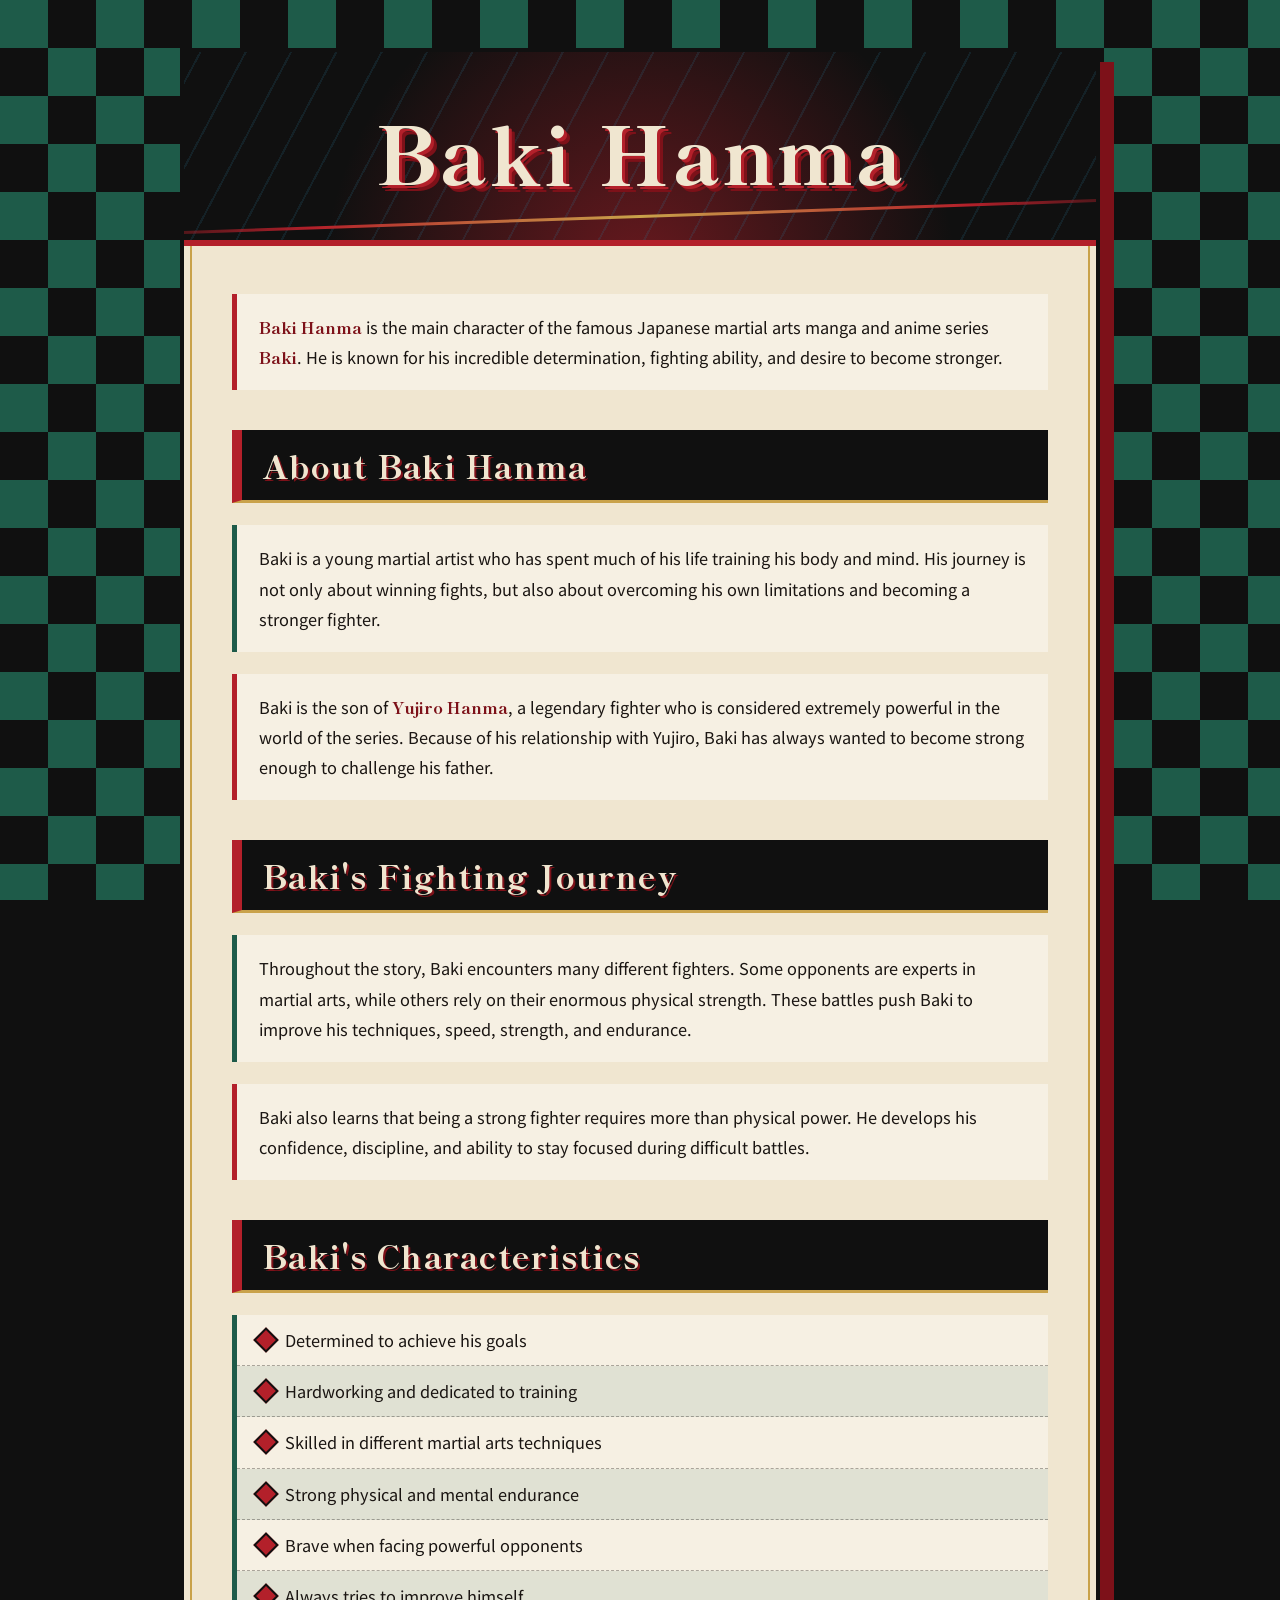
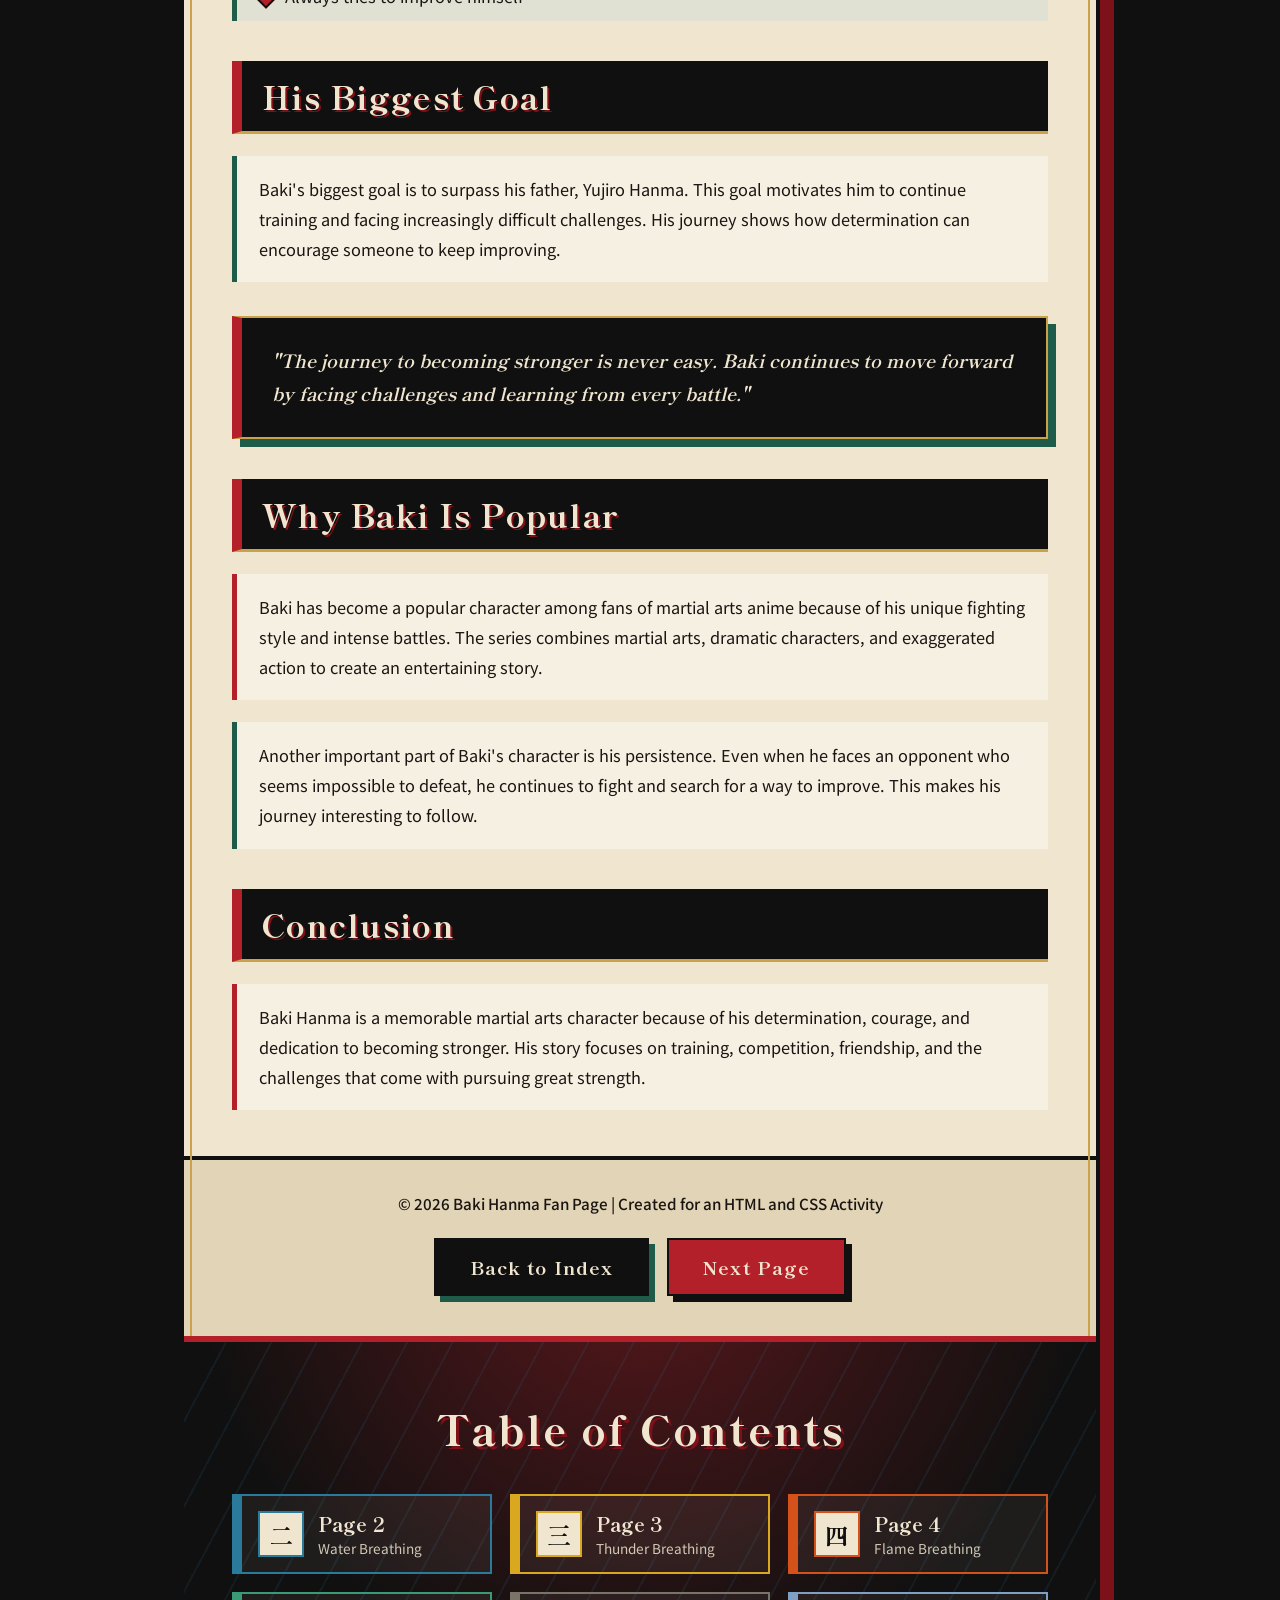
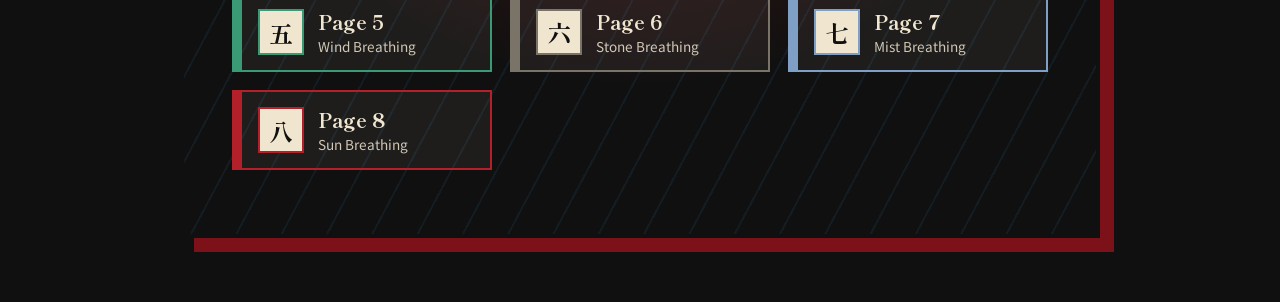
<file: page4.html>
<!DOCTYPE html>
<html lang="en">
<head>
  <meta charset="UTF-8">
  <meta name="viewport" content="width=device-width, initial-scale=1">
  <title>Baki Hanma</title>
  <link rel="preconnect" href="https://fonts.googleapis.com">
  <link rel="preconnect" href="https://fonts.gstatic.com" crossorigin>
  <link href="https://fonts.googleapis.com/css2?family=Shippori+Mincho+B1:wght@500;700;800&family=Noto+Sans+JP:wght@400;500;700&display=swap" rel="stylesheet">
  <style>
    :root {
      --haori-green: #1e5b49;
      --haori-black: #101010;
      --nichirin: #b3202a;
      --nichirin-deep: #7d1119;
      --paper: #f0e6d0;
      --paper-shade: #e2d4b6;
      --ink: #1a1512;
      --gold: #c9a24a;
      --water: #2a7a9b;
    }

    * {
      box-sizing: border-box;
      margin: 0;
      padding: 0;
    }

    html {
      scroll-behavior: smooth;
    }

    body {
      min-height: 100vh;
      padding: 48px 20px 64px;
      font-family: "Noto Sans JP", "Segoe UI", sans-serif;
      color: var(--ink);
      background-color: var(--haori-black);
      background-image: conic-gradient(
        var(--haori-black) 25%,
        var(--haori-green) 0 50%,
        var(--haori-black) 0 75%,
        var(--haori-green) 0
      );
      background-size: 96px 96px;
      background-attachment: fixed;
    }

    .page {
      max-width: 920px;
      margin: 0 auto;
      background: var(--paper);
      border: 4px solid var(--haori-black);
      outline: 2px solid var(--gold);
      outline-offset: -12px;
      box-shadow: 14px 14px 0 var(--nichirin-deep);
      position: relative;
      overflow: hidden;
    }

    .banner {
      position: relative;
      padding: 56px 28px 48px;
      text-align: center;
      background: var(--haori-black);
      color: var(--paper);
      border-bottom: 6px solid var(--nichirin);
      overflow: hidden;
    }

    .banner::before {
      content: "";
      position: absolute;
      inset: 0;
      background:
        repeating-linear-gradient(
          -62deg,
          transparent 0 38px,
          rgba(42, 122, 155, 0.16) 38px 40px
        ),
        radial-gradient(circle at 50% 120%, rgba(179, 32, 42, 0.55), transparent 62%);
      pointer-events: none;
    }

    .banner::after {
      content: "";
      position: absolute;
      left: -10%;
      right: -10%;
      bottom: 22px;
      height: 3px;
      background: linear-gradient(90deg, transparent, var(--nichirin) 20%, var(--gold) 50%, var(--nichirin) 80%, transparent);
      transform: rotate(-2deg);
    }

    .banner h1 {
      position: relative;
      z-index: 1;
      font-family: "Shippori Mincho B1", "Hiragino Mincho ProN", Georgia, serif;
      font-weight: 800;
      font-size: clamp(2.2rem, 8.5vw, 5rem);
      line-height: 1.05;
      letter-spacing: 0.04em;
      color: var(--paper);
      text-shadow:
        3px 3px 0 var(--nichirin),
        6px 6px 0 var(--nichirin-deep);
    }

    .content {
      padding: 48px 48px 24px;
    }

    .content p {
      margin-bottom: 22px;
      padding: 18px 22px;
      font-size: 1.02rem;
      line-height: 1.85;
      background: rgba(255, 255, 255, 0.4);
      border-left: 5px solid var(--nichirin);
    }

    .content p:nth-of-type(even) {
      border-left-color: var(--haori-green);
    }

    .content strong,
    .highlight {
      font-family: "Shippori Mincho B1", Georgia, serif;
      font-weight: 800;
      color: var(--nichirin-deep);
    }

    .content h2 {
      margin: 40px 0 22px;
      padding: 12px 20px;
      font-family: "Shippori Mincho B1", "Hiragino Mincho ProN", Georgia, serif;
      font-weight: 800;
      font-size: clamp(1.4rem, 4vw, 2rem);
      letter-spacing: 0.04em;
      color: var(--paper);
      background: var(--haori-black);
      border-left: 10px solid var(--nichirin);
      border-bottom: 3px solid var(--gold);
      text-shadow: 2px 2px 0 var(--nichirin-deep);
    }

    .content ul {
      margin-bottom: 22px;
      list-style: none;
      background: rgba(255, 255, 255, 0.4);
      border-left: 5px solid var(--haori-green);
    }

    .content li {
      padding: 12px 22px 12px 48px;
      position: relative;
      font-size: 1.02rem;
      line-height: 1.6;
      border-bottom: 1px dashed rgba(26, 21, 18, 0.35);
    }

    .content li:nth-child(even) {
      background: rgba(30, 91, 73, 0.1);
    }

    .content li:last-child {
      border-bottom: none;
    }

    .content li::before {
      content: "";
      position: absolute;
      left: 20px;
      top: 50%;
      width: 14px;
      height: 14px;
      background: var(--nichirin);
      border: 2px solid var(--haori-black);
      transform: translateY(-50%) rotate(45deg);
    }

    .quote {
      margin: 34px 0;
      padding: 26px 30px;
      font-family: "Shippori Mincho B1", Georgia, serif;
      font-weight: 700;
      font-size: 1.15rem;
      line-height: 1.8;
      font-style: italic;
      color: var(--paper);
      background: var(--haori-black);
      border: 2px solid var(--gold);
      border-left: 10px solid var(--nichirin);
      box-shadow: 8px 8px 0 var(--haori-green);
    }

    .footer {
      padding: 32px 48px 40px;
      text-align: center;
      background: var(--paper-shade);
      border-top: 4px solid var(--haori-black);
    }

    .footer-text {
      margin-bottom: 24px;
      font-size: 0.95rem;
      font-weight: 500;
    }

    .footer-buttons {
      display: flex;
      flex-wrap: wrap;
      gap: 18px;
      justify-content: center;
    }

    .btn {
      display: inline-block;
      padding: 14px 34px;
      font-family: "Shippori Mincho B1", Georgia, serif;
      font-weight: 800;
      font-size: 1.15rem;
      letter-spacing: 0.06em;
      text-decoration: none;
      color: var(--paper);
      background: var(--haori-black);
      border: 2px solid var(--haori-black);
      box-shadow: 6px 6px 0 var(--haori-green);
      transition: background 0.2s ease, transform 0.2s ease, box-shadow 0.2s ease;
    }

    .btn.next {
      background: var(--nichirin);
      box-shadow: 6px 6px 0 var(--haori-black);
    }

    .btn:hover,
    .btn:focus-visible {
      background: var(--nichirin-deep);
      transform: translate(-2px, -2px);
      box-shadow: 8px 8px 0 var(--haori-black);
      outline: none;
    }

    .toc {
      position: relative;
      padding: 56px 48px 64px;
      background: var(--haori-black);
      border-top: 6px solid var(--nichirin);
      color: var(--paper);
      overflow: hidden;
    }

    .toc::before {
      content: "";
      position: absolute;
      inset: 0;
      background:
        repeating-linear-gradient(
          -62deg,
          transparent 0 38px,
          rgba(42, 122, 155, 0.12) 38px 40px
        ),
        radial-gradient(circle at 50% -20%, rgba(179, 32, 42, 0.45), transparent 60%);
      pointer-events: none;
    }

    .toc h2 {
      position: relative;
      z-index: 1;
      margin-bottom: 36px;
      text-align: center;
      font-family: "Shippori Mincho B1", "Hiragino Mincho ProN", Georgia, serif;
      font-weight: 800;
      font-size: clamp(1.7rem, 5vw, 2.6rem);
      letter-spacing: 0.05em;
      text-shadow: 3px 3px 0 var(--nichirin-deep);
    }

    .toc-grid {
      position: relative;
      z-index: 1;
      display: grid;
      grid-template-columns: repeat(auto-fit, minmax(210px, 1fr));
      gap: 18px;
    }

    .toc-btn {
      --accent: var(--nichirin);
      display: flex;
      align-items: center;
      gap: 14px;
      padding: 14px 16px;
      text-decoration: none;
      color: var(--paper);
      background: rgba(240, 230, 208, 0.06);
      border: 2px solid var(--accent);
      border-left-width: 10px;
      transition: background 0.2s ease, transform 0.2s ease, box-shadow 0.2s ease;
    }

    .toc-btn:hover,
    .toc-btn:focus-visible {
      background: var(--accent);
      transform: translate(-3px, -3px);
      box-shadow: 5px 5px 0 var(--paper);
      outline: none;
    }

    .toc-kanji {
      flex: 0 0 auto;
      display: grid;
      place-items: center;
      width: 46px;
      height: 46px;
      font-family: "Shippori Mincho B1", Georgia, serif;
      font-weight: 800;
      font-size: 1.5rem;
      color: var(--haori-black);
      background: var(--paper);
      border: 2px solid var(--accent);
    }

    .toc-text {
      display: flex;
      flex-direction: column;
      min-width: 0;
    }

    .toc-text strong {
      font-family: "Shippori Mincho B1", Georgia, serif;
      font-weight: 800;
      font-size: 1.2rem;
    }

    .toc-text span {
      font-size: 0.85rem;
      opacity: 0.85;
    }

    .water { --accent: #2a7a9b; }
    .thunder { --accent: #d9a81e; }
    .flame { --accent: #d4521a; }
    .wind { --accent: #3a9a76; }
    .stone { --accent: #7a7468; }
    .mist { --accent: #7f9fc4; }
    .sun { --accent: #b3202a; }

    @media (max-width: 640px) {
      body {
        padding: 24px 12px 40px;
      }

      .content,
      .footer,
      .toc {
        padding-left: 22px;
        padding-right: 22px;
      }
    }

    @media (prefers-reduced-motion: reduce) {
      html {
        scroll-behavior: auto;
      }

      .btn,
      .toc-btn {
        transition: none;
      }
    }
  </style>
</head>

<body>

<main class="page">

  <header class="banner">
    <h1>Baki Hanma</h1>
  </header>

  <section class="content">

    <p>
      <span class="highlight">Baki Hanma</span> is the main character
      of the famous Japanese martial arts manga and anime series
      <strong>Baki</strong>. He is known for his incredible
      determination, fighting ability, and desire to become stronger.
    </p>

    <h2>About Baki Hanma</h2>

    <p>
      Baki is a young martial artist who has spent much of his life
      training his body and mind. His journey is not only about
      winning fights, but also about overcoming his own limitations
      and becoming a stronger fighter.
    </p>

    <p>
      Baki is the son of <strong>Yujiro Hanma</strong>, a legendary
      fighter who is considered extremely powerful in the world
      of the series. Because of his relationship with Yujiro,
      Baki has always wanted to become strong enough to challenge
      his father.
    </p>

    <h2>Baki's Fighting Journey</h2>

    <p>
      Throughout the story, Baki encounters many different fighters.
      Some opponents are experts in martial arts, while others rely
      on their enormous physical strength. These battles push Baki
      to improve his techniques, speed, strength, and endurance.
    </p>

    <p>
      Baki also learns that being a strong fighter requires more
      than physical power. He develops his confidence, discipline,
      and ability to stay focused during difficult battles.
    </p>

    <h2>Baki's Characteristics</h2>

    <ul>
      <li>Determined to achieve his goals</li>
      <li>Hardworking and dedicated to training</li>
      <li>Skilled in different martial arts techniques</li>
      <li>Strong physical and mental endurance</li>
      <li>Brave when facing powerful opponents</li>
      <li>Always tries to improve himself</li>
    </ul>

    <h2>His Biggest Goal</h2>

    <p>
      Baki's biggest goal is to surpass his father, Yujiro Hanma.
      This goal motivates him to continue training and facing
      increasingly difficult challenges. His journey shows how
      determination can encourage someone to keep improving.
    </p>

    <div class="quote">
      "The journey to becoming stronger is never easy. Baki
      continues to move forward by facing challenges and
      learning from every battle."
    </div>

    <h2>Why Baki Is Popular</h2>

    <p>
      Baki has become a popular character among fans of martial
      arts anime because of his unique fighting style and intense
      battles. The series combines martial arts, dramatic
      characters, and exaggerated action to create an entertaining
      story.
    </p>

    <p>
      Another important part of Baki's character is his persistence.
      Even when he faces an opponent who seems impossible to defeat,
      he continues to fight and search for a way to improve.
      This makes his journey interesting to follow.
    </p>

    <h2>Conclusion</h2>

    <p>
      Baki Hanma is a memorable martial arts character because of
      his determination, courage, and dedication to becoming
      stronger. His story focuses on training, competition,
      friendship, and the challenges that come with pursuing
      great strength.
    </p>

  </section>

  <footer class="footer">
    <p class="footer-text">
      © 2026 Baki Hanma Fan Page | Created for an HTML and CSS Activity
    </p>

    <div class="footer-buttons">
      <a class="btn" href="index.html">Back to Index</a>
      <a class="btn next" href="page5.html">Next Page</a>
    </div>
  </footer>

  <nav class="toc" aria-labelledby="toc-title">
    <h2 id="toc-title">Table of Contents</h2>

    <div class="toc-grid">
      <a class="toc-btn water" href="page2.html">
        <span class="toc-kanji">二</span>
        <span class="toc-text"><strong>Page 2</strong><span>Water Breathing</span></span>
      </a>
      <a class="toc-btn thunder" href="page3.html">
        <span class="toc-kanji">三</span>
        <span class="toc-text"><strong>Page 3</strong><span>Thunder Breathing</span></span>
      </a>
      <a class="toc-btn flame" href="page4.html">
        <span class="toc-kanji">四</span>
        <span class="toc-text"><strong>Page 4</strong><span>Flame Breathing</span></span>
      </a>
      <a class="toc-btn wind" href="page5.html">
        <span class="toc-kanji">五</span>
        <span class="toc-text"><strong>Page 5</strong><span>Wind Breathing</span></span>
      </a>
      <a class="toc-btn stone" href="page6.html">
        <span class="toc-kanji">六</span>
        <span class="toc-text"><strong>Page 6</strong><span>Stone Breathing</span></span>
      </a>
      <a class="toc-btn mist" href="page7.html">
        <span class="toc-kanji">七</span>
        <span class="toc-text"><strong>Page 7</strong><span>Mist Breathing</span></span>
      </a>
      <a class="toc-btn sun" href="page8.html">
        <span class="toc-kanji">八</span>
        <span class="toc-text"><strong>Page 8</strong><span>Sun Breathing</span></span>
      </a>
    </div>
  </nav>

</main>

</body>
</html>
</file>
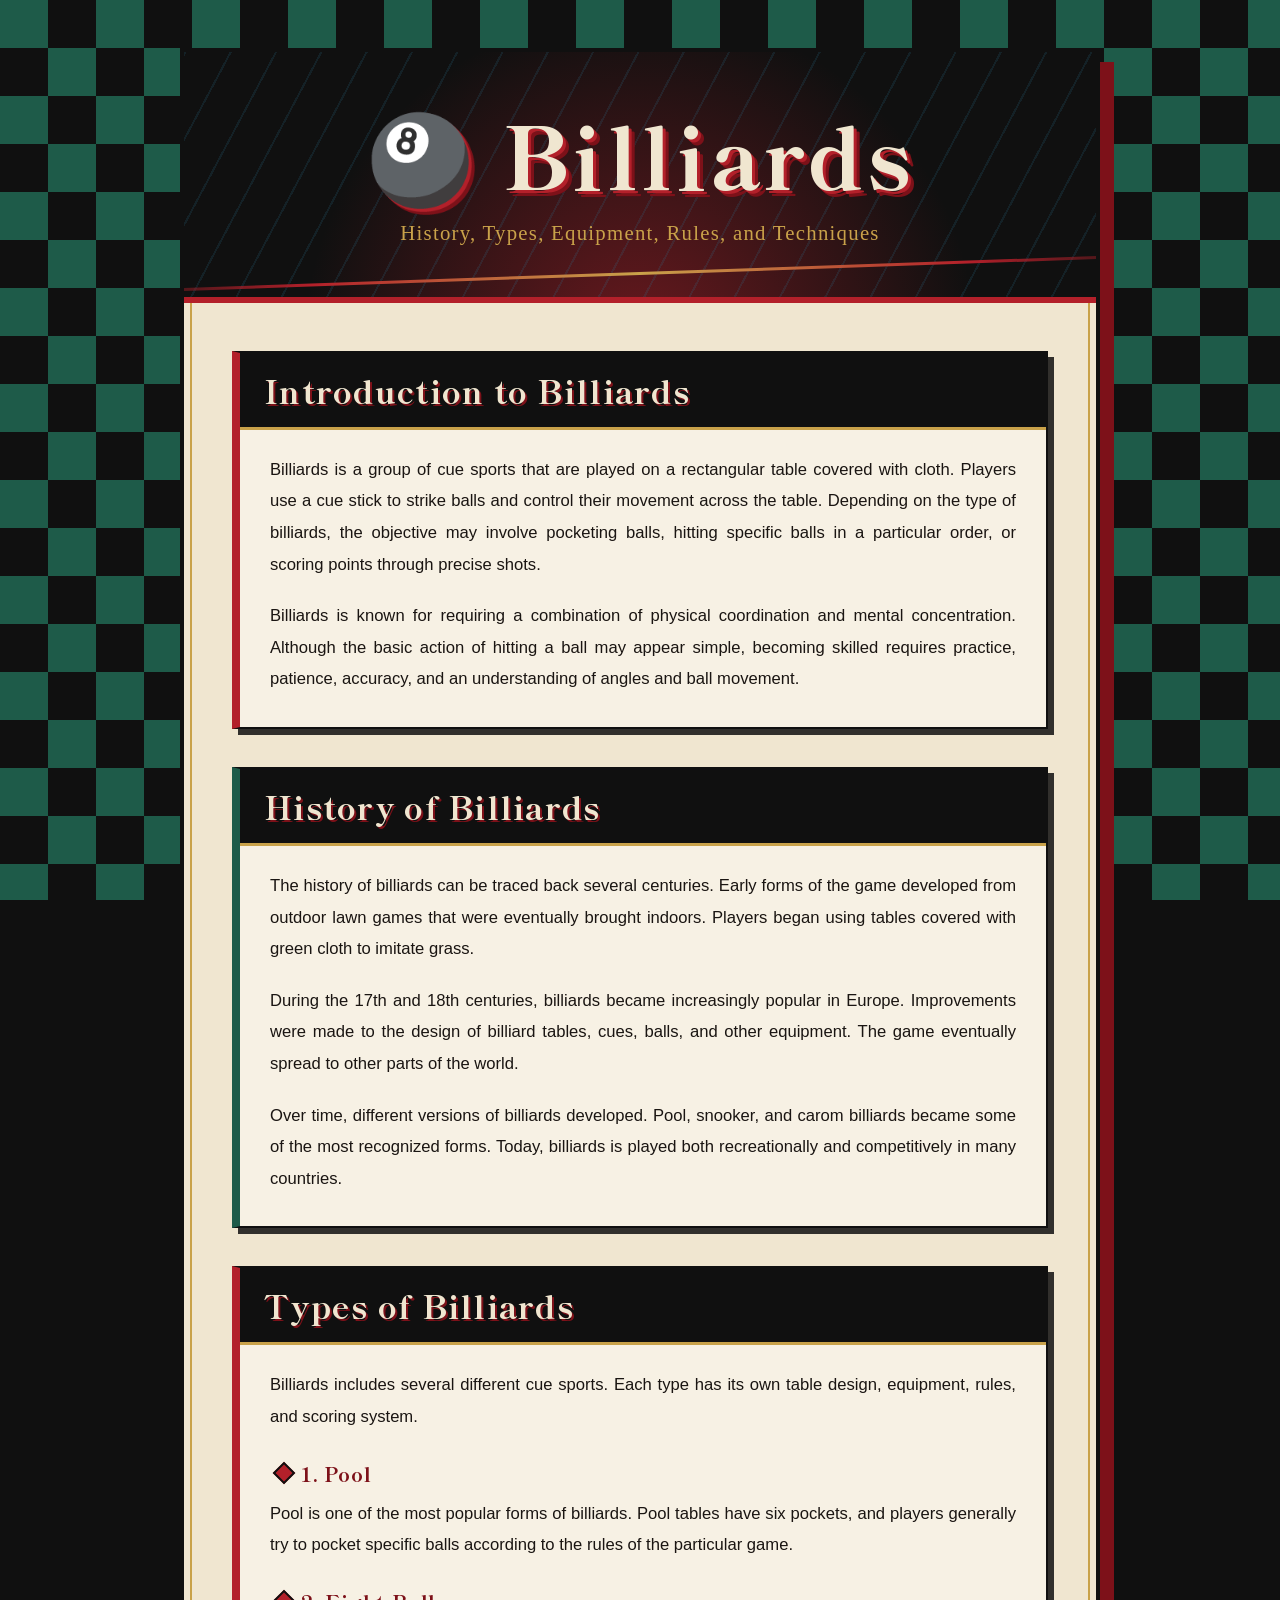
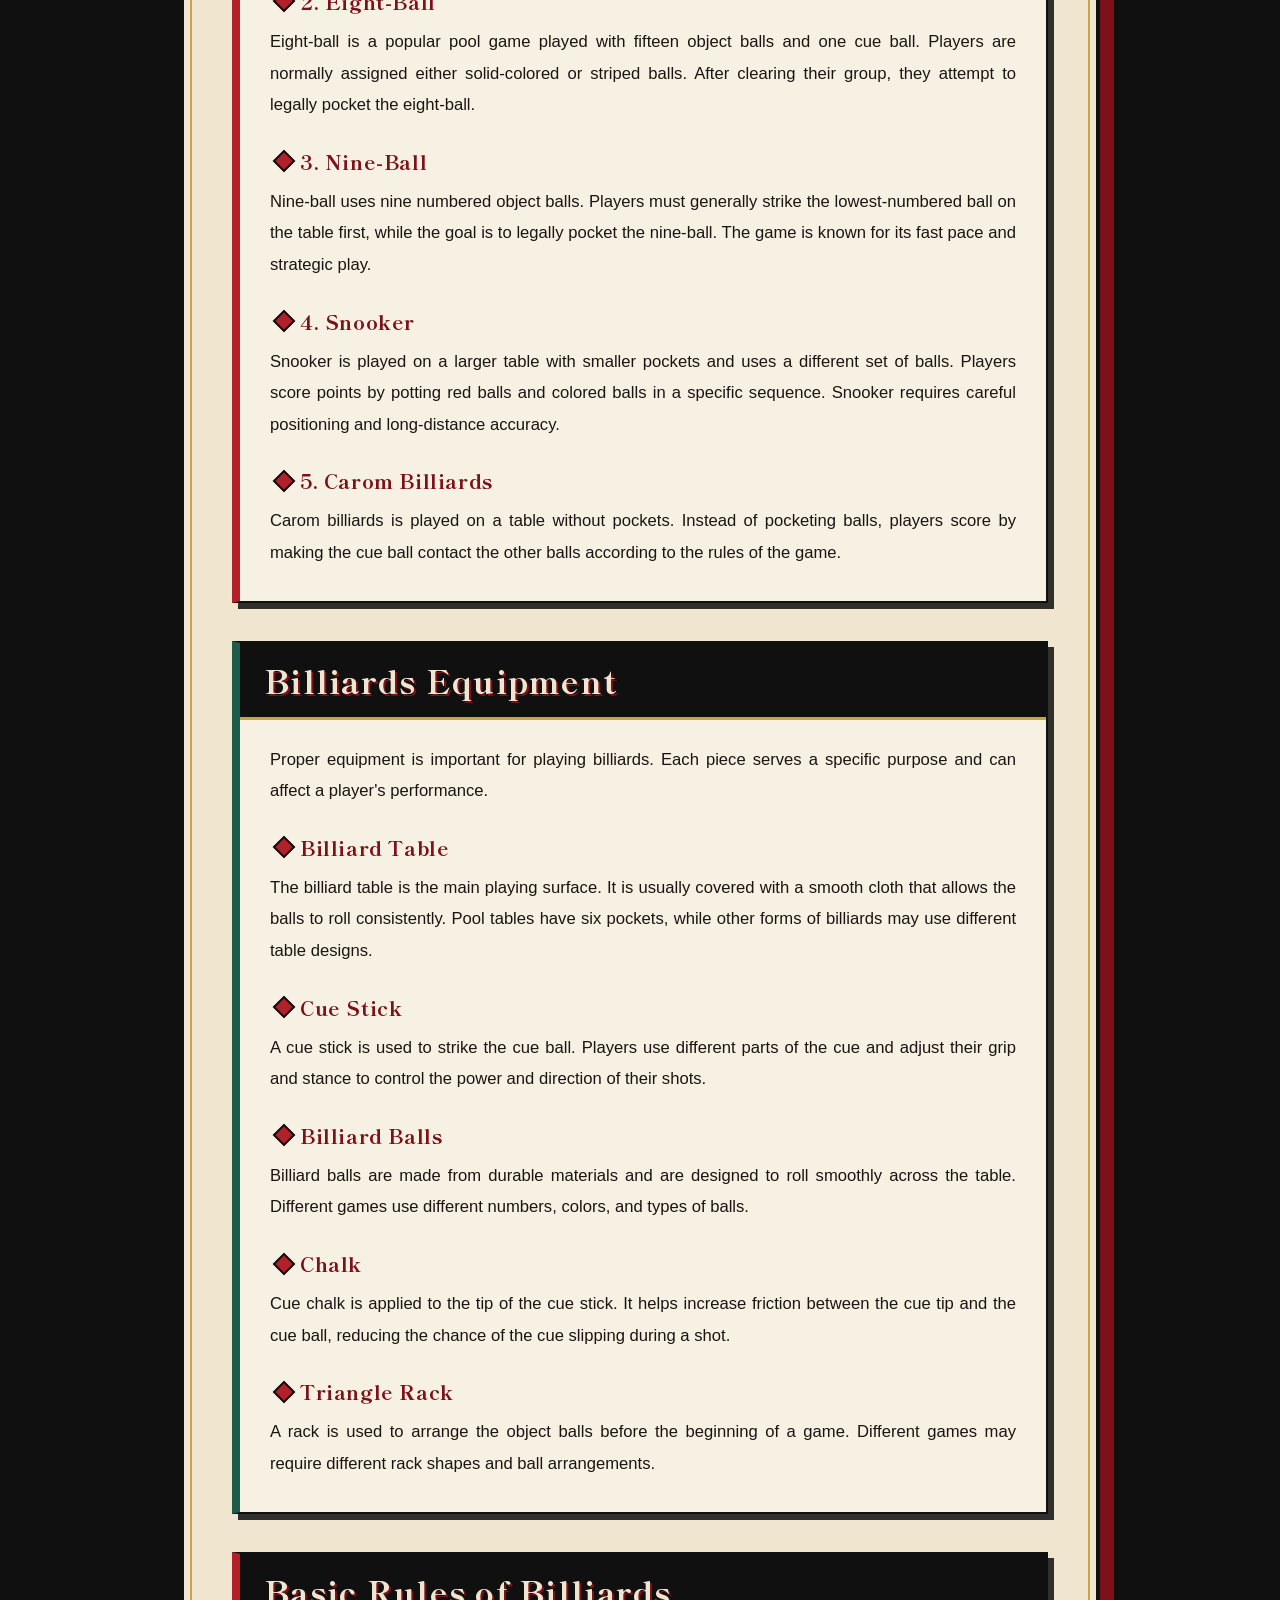
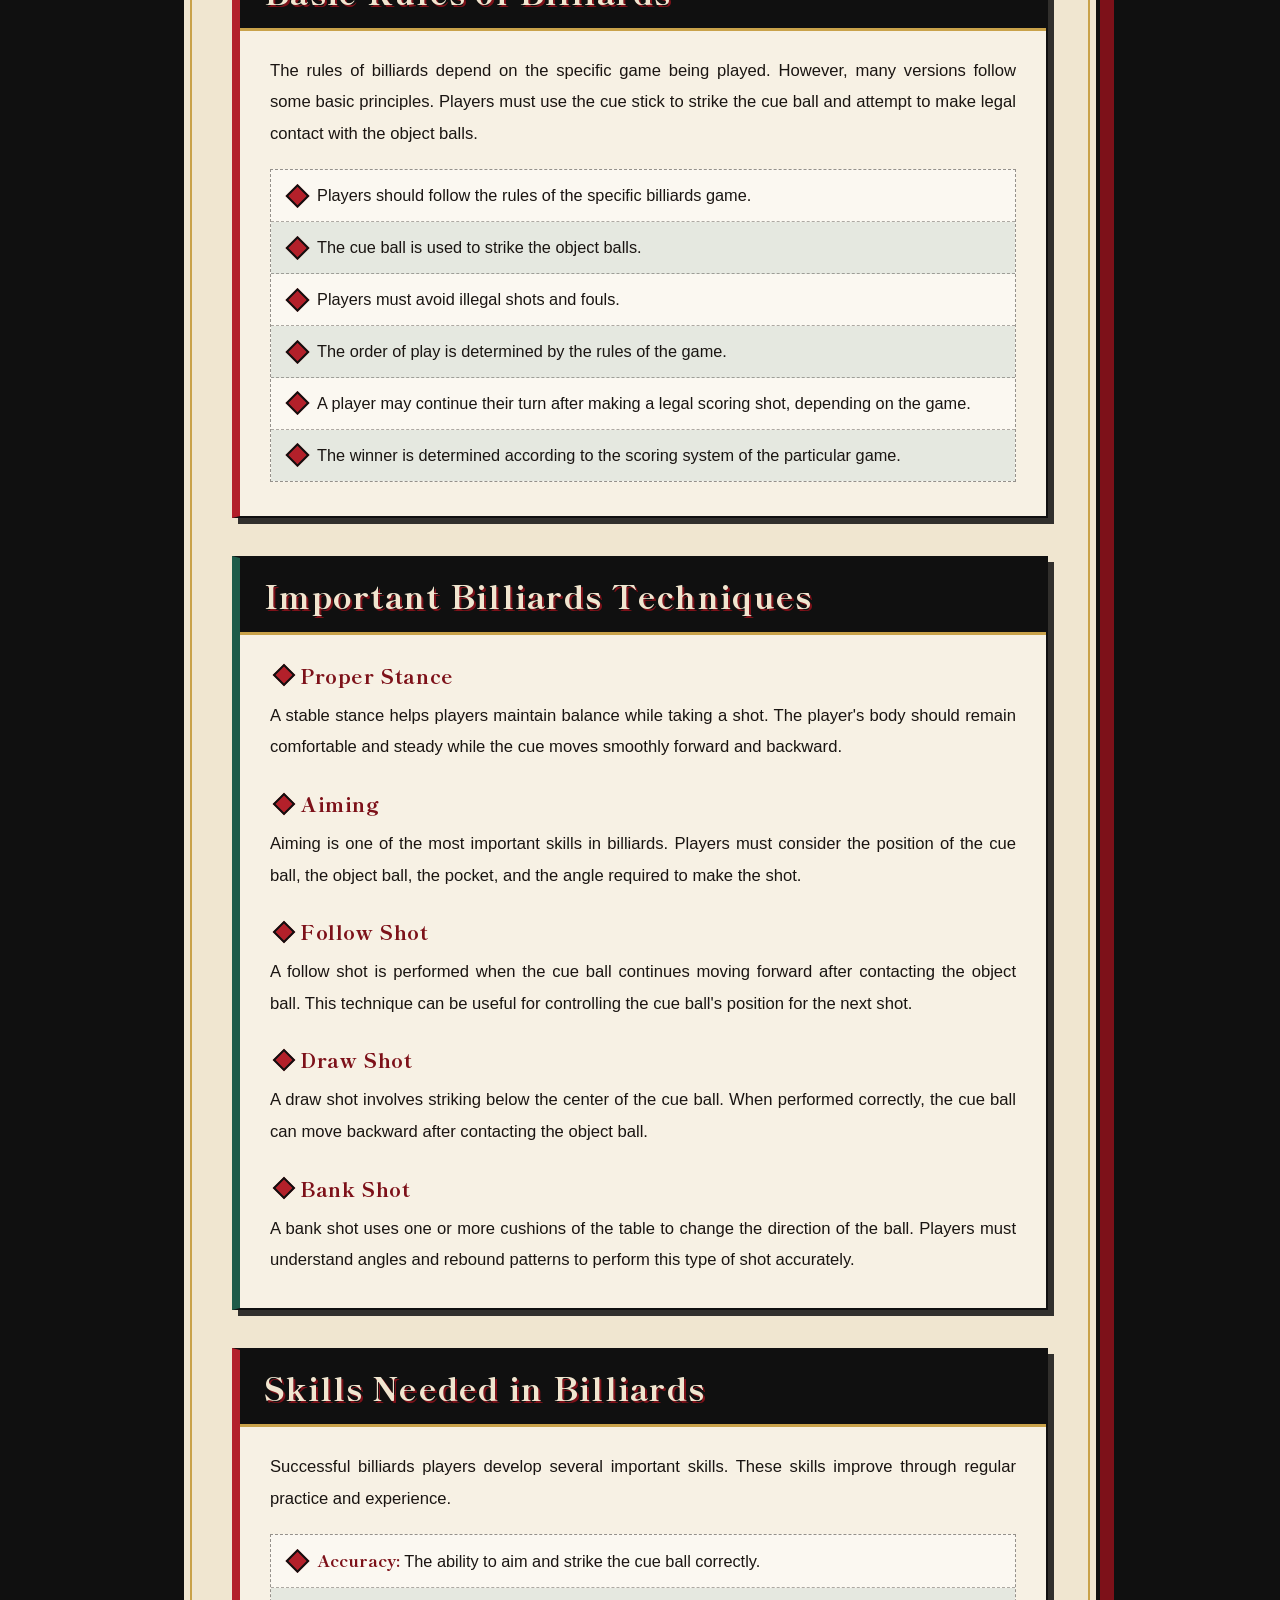
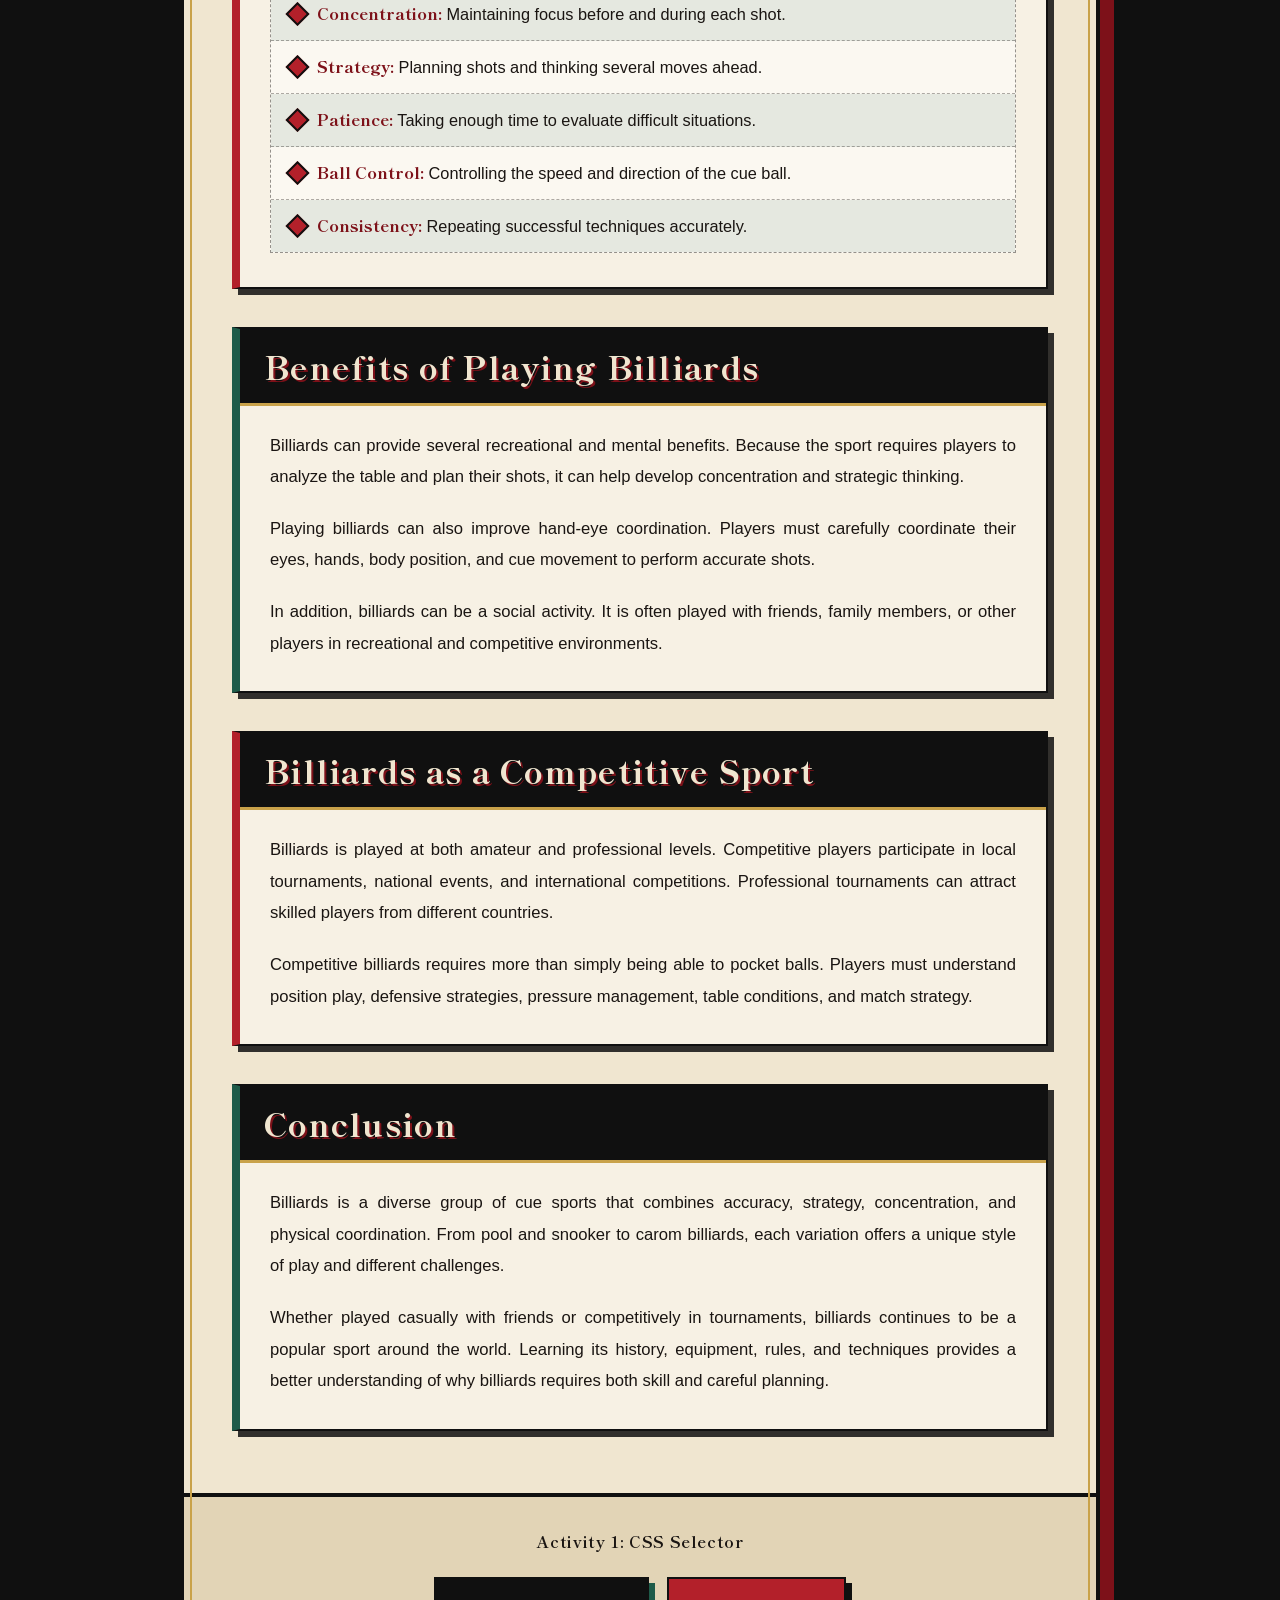
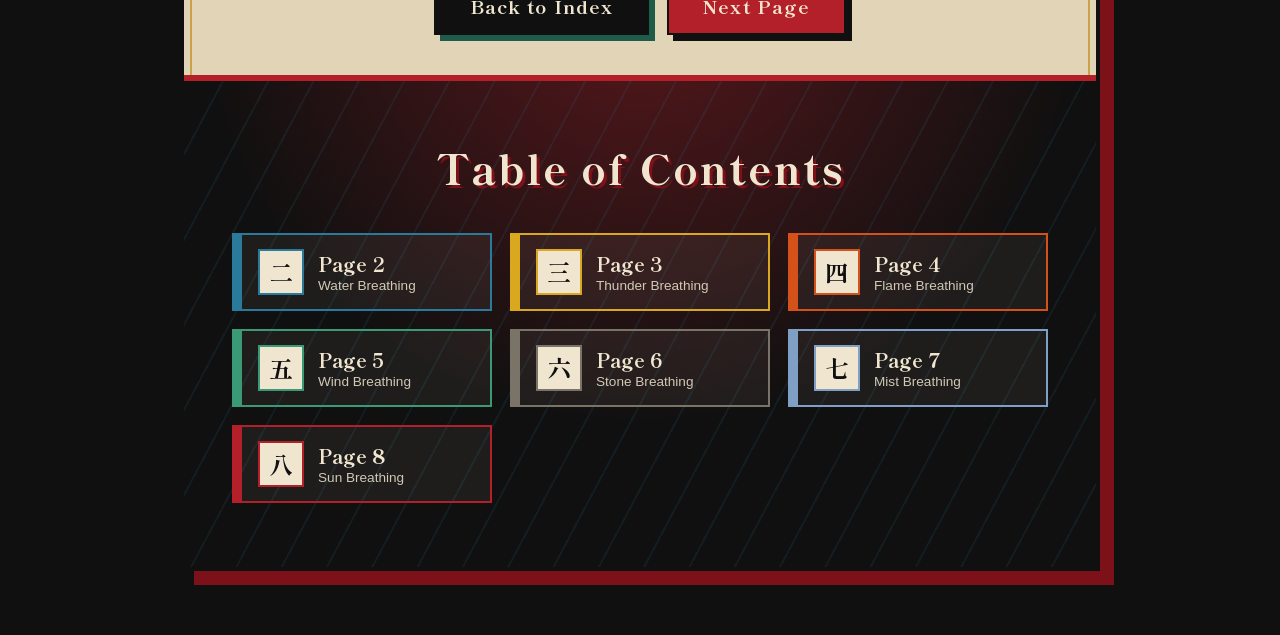
<file: page5.html>
<!DOCTYPE html>
<html lang="en">
<head>
  <meta charset="UTF-8">
  <meta name="viewport" content="width=device-width, initial-scale=1.0">
  <title>Billiards - History, Rules, and Techniques</title>
  <link rel="preconnect" href="https://fonts.googleapis.com">
  <link rel="preconnect" href="https://fonts.gstatic.com" crossorigin>
  <link href="https://fonts.googleapis.com/css2?family=Shippori+Mincho+B1:wght@500;700;800&family=Zen+Kaku+Gothic+New:wght@400;500;700&display=swap" rel="stylesheet">
  <style>
    :root {
      --haori-green: #1e5b49;
      --haori-black: #101010;
      --nichirin: #b3202a;
      --nichirin-deep: #7d1119;
      --paper: #f0e6d0;
      --paper-shade: #e2d4b6;
      --ink: #1a1512;
      --gold: #c9a24a;
      --water: #2a7a9b;
      --display: "Shippori Mincho B1", "Hiragino Mincho ProN", Georgia, serif;
      --body: "Zen Kaku Gothic New", "Noto Sans JP", "Segoe UI", sans-serif;
    }

    * {
      box-sizing: border-box;
      margin: 0;
      padding: 0;
    }

    html {
      scroll-behavior: smooth;
    }

    body {
      min-height: 100vh;
      padding: 48px 20px 64px;
      font-family: var(--body);
      color: var(--ink);
      background-color: var(--haori-black);
      background-image: conic-gradient(
        var(--haori-black) 25%,
        var(--haori-green) 0 50%,
        var(--haori-black) 0 75%,
        var(--haori-green) 0
      );
      background-size: 96px 96px;
      background-attachment: fixed;
    }

    .page {
      max-width: 920px;
      margin: 0 auto;
      background: var(--paper);
      border: 4px solid var(--haori-black);
      outline: 2px solid var(--gold);
      outline-offset: -12px;
      box-shadow: 14px 14px 0 var(--nichirin-deep);
      position: relative;
      overflow: hidden;
    }

    .banner {
      position: relative;
      padding: 56px 28px 52px;
      text-align: center;
      background: var(--haori-black);
      color: var(--paper);
      border-bottom: 6px solid var(--nichirin);
      overflow: hidden;
    }

    .banner::before {
      content: "";
      position: absolute;
      inset: 0;
      background:
        repeating-linear-gradient(
          -62deg,
          transparent 0 38px,
          rgba(42, 122, 155, 0.16) 38px 40px
        ),
        radial-gradient(circle at 50% 120%, rgba(179, 32, 42, 0.55), transparent 62%);
      pointer-events: none;
    }

    .banner::after {
      content: "";
      position: absolute;
      left: -10%;
      right: -10%;
      bottom: 22px;
      height: 3px;
      background: linear-gradient(90deg, transparent, var(--nichirin) 20%, var(--gold) 50%, var(--nichirin) 80%, transparent);
      transform: rotate(-2deg);
    }

    .banner h1 {
      position: relative;
      z-index: 1;
      font-family: var(--display);
      font-weight: 800;
      font-size: clamp(2.6rem, 9vw, 5.4rem);
      line-height: 1.05;
      letter-spacing: 0.04em;
      color: var(--paper);
      text-shadow:
        3px 3px 0 var(--nichirin),
        6px 6px 0 var(--nichirin-deep);
    }

    .banner p {
      position: relative;
      z-index: 1;
      margin-top: 22px;
      font-family: var(--display);
      font-weight: 500;
      font-size: clamp(1rem, 2.6vw, 1.3rem);
      letter-spacing: 0.06em;
      color: var(--gold);
    }

    .content {
      padding: 48px 48px 24px;
    }

    .card {
      margin-bottom: 38px;
      padding: 28px 30px 12px;
      background: rgba(255, 255, 255, 0.42);
      border: 2px solid var(--haori-black);
      border-left: 8px solid var(--nichirin);
      box-shadow: 6px 6px 0 rgba(16, 16, 16, 0.85);
    }

    .card:nth-of-type(even) {
      border-left-color: var(--haori-green);
    }

    .card h2 {
      margin: -28px -30px 24px;
      padding: 14px 24px;
      font-family: var(--display);
      font-weight: 800;
      font-size: clamp(1.4rem, 4vw, 2rem);
      letter-spacing: 0.04em;
      color: var(--paper);
      background: var(--haori-black);
      border-bottom: 3px solid var(--gold);
      text-shadow: 2px 2px 0 var(--nichirin-deep);
    }

    .card h3 {
      margin: 26px 0 10px;
      padding-left: 30px;
      position: relative;
      font-family: var(--display);
      font-weight: 800;
      font-size: 1.25rem;
      letter-spacing: 0.03em;
      color: var(--nichirin-deep);
    }

    .card h3::before {
      content: "";
      position: absolute;
      left: 6px;
      top: 50%;
      width: 12px;
      height: 12px;
      background: var(--nichirin);
      border: 2px solid var(--haori-black);
      transform: translateY(-50%) rotate(45deg);
    }

    .card p {
      margin-bottom: 20px;
      font-size: 1.04rem;
      font-weight: 400;
      line-height: 1.9;
      text-align: justify;
    }

    .card strong {
      font-family: var(--display);
      font-weight: 800;
      color: var(--nichirin-deep);
    }

    .card ul {
      margin-bottom: 22px;
      list-style: none;
      background: rgba(255, 255, 255, 0.45);
      border: 1px dashed rgba(26, 21, 18, 0.45);
    }

    .card li {
      position: relative;
      padding: 12px 20px 12px 46px;
      font-size: 1.02rem;
      line-height: 1.65;
      border-bottom: 1px dashed rgba(26, 21, 18, 0.35);
    }

    .card li:nth-child(even) {
      background: rgba(30, 91, 73, 0.1);
    }

    .card li:last-child {
      border-bottom: none;
    }

    .card li::before {
      content: "";
      position: absolute;
      left: 18px;
      top: 50%;
      width: 13px;
      height: 13px;
      background: var(--nichirin);
      border: 2px solid var(--haori-black);
      transform: translateY(-50%) rotate(45deg);
    }

    .footer {
      padding: 32px 48px 40px;
      text-align: center;
      background: var(--paper-shade);
      border-top: 4px solid var(--haori-black);
    }

    .footer-text {
      margin-bottom: 24px;
      font-family: var(--display);
      font-weight: 700;
      font-size: 1rem;
      letter-spacing: 0.04em;
    }

    .footer-buttons {
      display: flex;
      flex-wrap: wrap;
      gap: 18px;
      justify-content: center;
    }

    .btn {
      display: inline-block;
      padding: 14px 34px;
      font-family: var(--display);
      font-weight: 800;
      font-size: 1.15rem;
      letter-spacing: 0.06em;
      text-decoration: none;
      color: var(--paper);
      background: var(--haori-black);
      border: 2px solid var(--haori-black);
      box-shadow: 6px 6px 0 var(--haori-green);
      transition: background 0.2s ease, transform 0.2s ease, box-shadow 0.2s ease;
    }

    .btn.next {
      background: var(--nichirin);
      box-shadow: 6px 6px 0 var(--haori-black);
    }

    .btn:hover,
    .btn:focus-visible {
      background: var(--nichirin-deep);
      transform: translate(-2px, -2px);
      box-shadow: 8px 8px 0 var(--haori-black);
      outline: none;
    }

    .toc {
      position: relative;
      padding: 56px 48px 64px;
      background: var(--haori-black);
      border-top: 6px solid var(--nichirin);
      color: var(--paper);
      overflow: hidden;
    }

    .toc::before {
      content: "";
      position: absolute;
      inset: 0;
      background:
        repeating-linear-gradient(
          -62deg,
          transparent 0 38px,
          rgba(42, 122, 155, 0.12) 38px 40px
        ),
        radial-gradient(circle at 50% -20%, rgba(179, 32, 42, 0.45), transparent 60%);
      pointer-events: none;
    }

    .toc h2 {
      position: relative;
      z-index: 1;
      margin-bottom: 36px;
      text-align: center;
      font-family: var(--display);
      font-weight: 800;
      font-size: clamp(1.7rem, 5vw, 2.6rem);
      letter-spacing: 0.05em;
      text-shadow: 3px 3px 0 var(--nichirin-deep);
    }

    .toc-grid {
      position: relative;
      z-index: 1;
      display: grid;
      grid-template-columns: repeat(auto-fit, minmax(210px, 1fr));
      gap: 18px;
    }

    .toc-btn {
      --accent: var(--nichirin);
      display: flex;
      align-items: center;
      gap: 14px;
      padding: 14px 16px;
      text-decoration: none;
      color: var(--paper);
      background: rgba(240, 230, 208, 0.06);
      border: 2px solid var(--accent);
      border-left-width: 10px;
      transition: background 0.2s ease, transform 0.2s ease, box-shadow 0.2s ease;
    }

    .toc-btn:hover,
    .toc-btn:focus-visible {
      background: var(--accent);
      transform: translate(-3px, -3px);
      box-shadow: 5px 5px 0 var(--paper);
      outline: none;
    }

    .toc-kanji {
      flex: 0 0 auto;
      display: grid;
      place-items: center;
      width: 46px;
      height: 46px;
      font-family: var(--display);
      font-weight: 800;
      font-size: 1.5rem;
      color: var(--haori-black);
      background: var(--paper);
      border: 2px solid var(--accent);
    }

    .toc-text {
      display: flex;
      flex-direction: column;
      min-width: 0;
    }

    .toc-text strong {
      font-family: var(--display);
      font-weight: 800;
      font-size: 1.2rem;
    }

    .toc-text span {
      font-size: 0.85rem;
      opacity: 0.85;
    }

    .water { --accent: #2a7a9b; }
    .thunder { --accent: #d9a81e; }
    .flame { --accent: #d4521a; }
    .wind { --accent: #3a9a76; }
    .stone { --accent: #7a7468; }
    .mist { --accent: #7f9fc4; }
    .sun { --accent: #b3202a; }

    @media (max-width: 640px) {
      body {
        padding: 24px 12px 40px;
      }

      .content,
      .footer,
      .toc {
        padding-left: 18px;
        padding-right: 18px;
      }

      .card {
        padding: 22px 18px 8px;
      }

      .card h2 {
        margin: -22px -18px 20px;
        padding: 12px 18px;
      }

      .card p {
        text-align: left;
      }
    }

    @media (prefers-reduced-motion: reduce) {
      html {
        scroll-behavior: auto;
      }

      .btn,
      .toc-btn {
        transition: none;
      }
    }
  </style>
</head>

<body>

<div class="page">

  <header class="banner">
    <h1>🎱 Billiards</h1>
    <p>History, Types, Equipment, Rules, and Techniques</p>
  </header>

  <main class="content">

    <section class="card">
      <h2>Introduction to Billiards</h2>

      <p>
        Billiards is a group of cue sports that are played on a
        rectangular table covered with cloth. Players use a cue stick
        to strike balls and control their movement across the table.
        Depending on the type of billiards, the objective may involve
        pocketing balls, hitting specific balls in a particular order,
        or scoring points through precise shots.
      </p>

      <p>
        Billiards is known for requiring a combination of physical
        coordination and mental concentration. Although the basic
        action of hitting a ball may appear simple, becoming skilled
        requires practice, patience, accuracy, and an understanding
        of angles and ball movement.
      </p>
    </section>

    <section class="card">
      <h2>History of Billiards</h2>

      <p>
        The history of billiards can be traced back several
        centuries. Early forms of the game developed from outdoor
        lawn games that were eventually brought indoors. Players
        began using tables covered with green cloth to imitate
        grass.
      </p>

      <p>
        During the 17th and 18th centuries, billiards became
        increasingly popular in Europe. Improvements were made to
        the design of billiard tables, cues, balls, and other
        equipment. The game eventually spread to other parts of
        the world.
      </p>

      <p>
        Over time, different versions of billiards developed.
        Pool, snooker, and carom billiards became some of the most
        recognized forms. Today, billiards is played both
        recreationally and competitively in many countries.
      </p>
    </section>

    <section class="card">
      <h2>Types of Billiards</h2>

      <p>
        Billiards includes several different cue sports. Each type
        has its own table design, equipment, rules, and scoring
        system.
      </p>

      <h3>1. Pool</h3>

      <p>
        Pool is one of the most popular forms of billiards.
        Pool tables have six pockets, and players generally try
        to pocket specific balls according to the rules of the
        particular game.
      </p>

      <h3>2. Eight-Ball</h3>

      <p>
        Eight-ball is a popular pool game played with fifteen
        object balls and one cue ball. Players are normally
        assigned either solid-colored or striped balls. After
        clearing their group, they attempt to legally pocket
        the eight-ball.
      </p>

      <h3>3. Nine-Ball</h3>

      <p>
        Nine-ball uses nine numbered object balls. Players must
        generally strike the lowest-numbered ball on the table
        first, while the goal is to legally pocket the nine-ball.
        The game is known for its fast pace and strategic play.
      </p>

      <h3>4. Snooker</h3>

      <p>
        Snooker is played on a larger table with smaller pockets
        and uses a different set of balls. Players score points
        by potting red balls and colored balls in a specific
        sequence. Snooker requires careful positioning and
        long-distance accuracy.
      </p>

      <h3>5. Carom Billiards</h3>

      <p>
        Carom billiards is played on a table without pockets.
        Instead of pocketing balls, players score by making the
        cue ball contact the other balls according to the rules
        of the game.
      </p>
    </section>

    <section class="card">
      <h2>Billiards Equipment</h2>

      <p>
        Proper equipment is important for playing billiards.
        Each piece serves a specific purpose and can affect a
        player's performance.
      </p>

      <h3>Billiard Table</h3>

      <p>
        The billiard table is the main playing surface. It is
        usually covered with a smooth cloth that allows the balls
        to roll consistently. Pool tables have six pockets, while
        other forms of billiards may use different table designs.
      </p>

      <h3>Cue Stick</h3>

      <p>
        A cue stick is used to strike the cue ball. Players use
        different parts of the cue and adjust their grip and
        stance to control the power and direction of their shots.
      </p>

      <h3>Billiard Balls</h3>

      <p>
        Billiard balls are made from durable materials and are
        designed to roll smoothly across the table. Different
        games use different numbers, colors, and types of balls.
      </p>

      <h3>Chalk</h3>

      <p>
        Cue chalk is applied to the tip of the cue stick. It helps
        increase friction between the cue tip and the cue ball,
        reducing the chance of the cue slipping during a shot.
      </p>

      <h3>Triangle Rack</h3>

      <p>
        A rack is used to arrange the object balls before the
        beginning of a game. Different games may require different
        rack shapes and ball arrangements.
      </p>
    </section>

    <section class="card">
      <h2>Basic Rules of Billiards</h2>

      <p>
        The rules of billiards depend on the specific game being
        played. However, many versions follow some basic principles.
        Players must use the cue stick to strike the cue ball and
        attempt to make legal contact with the object balls.
      </p>

      <ul>
        <li>Players should follow the rules of the specific billiards game.</li>
        <li>The cue ball is used to strike the object balls.</li>
        <li>Players must avoid illegal shots and fouls.</li>
        <li>The order of play is determined by the rules of the game.</li>
        <li>A player may continue their turn after making a legal scoring shot, depending on the game.</li>
        <li>The winner is determined according to the scoring system of the particular game.</li>
      </ul>
    </section>

    <section class="card">
      <h2>Important Billiards Techniques</h2>

      <h3>Proper Stance</h3>

      <p>
        A stable stance helps players maintain balance while taking
        a shot. The player's body should remain comfortable and
        steady while the cue moves smoothly forward and backward.
      </p>

      <h3>Aiming</h3>

      <p>
        Aiming is one of the most important skills in billiards.
        Players must consider the position of the cue ball, the
        object ball, the pocket, and the angle required to make
        the shot.
      </p>

      <h3>Follow Shot</h3>

      <p>
        A follow shot is performed when the cue ball continues moving
        forward after contacting the object ball. This technique can
        be useful for controlling the cue ball's position for the
        next shot.
      </p>

      <h3>Draw Shot</h3>

      <p>
        A draw shot involves striking below the center of the cue
        ball. When performed correctly, the cue ball can move
        backward after contacting the object ball.
      </p>

      <h3>Bank Shot</h3>

      <p>
        A bank shot uses one or more cushions of the table to change
        the direction of the ball. Players must understand angles
        and rebound patterns to perform this type of shot accurately.
      </p>
    </section>

    <section class="card">
      <h2>Skills Needed in Billiards</h2>

      <p>
        Successful billiards players develop several important skills.
        These skills improve through regular practice and experience.
      </p>

      <ul>
        <li><strong>Accuracy:</strong> The ability to aim and strike the cue ball correctly.</li>
        <li><strong>Concentration:</strong> Maintaining focus before and during each shot.</li>
        <li><strong>Strategy:</strong> Planning shots and thinking several moves ahead.</li>
        <li><strong>Patience:</strong> Taking enough time to evaluate difficult situations.</li>
        <li><strong>Ball Control:</strong> Controlling the speed and direction of the cue ball.</li>
        <li><strong>Consistency:</strong> Repeating successful techniques accurately.</li>
      </ul>
    </section>

    <section class="card">
      <h2>Benefits of Playing Billiards</h2>

      <p>
        Billiards can provide several recreational and mental benefits.
        Because the sport requires players to analyze the table and
        plan their shots, it can help develop concentration and
        strategic thinking.
      </p>

      <p>
        Playing billiards can also improve hand-eye coordination.
        Players must carefully coordinate their eyes, hands, body
        position, and cue movement to perform accurate shots.
      </p>

      <p>
        In addition, billiards can be a social activity. It is often
        played with friends, family members, or other players in
        recreational and competitive environments.
      </p>
    </section>

    <section class="card">
      <h2>Billiards as a Competitive Sport</h2>

      <p>
        Billiards is played at both amateur and professional levels.
        Competitive players participate in local tournaments,
        national events, and international competitions. Professional
        tournaments can attract skilled players from different
        countries.
      </p>

      <p>
        Competitive billiards requires more than simply being able
        to pocket balls. Players must understand position play,
        defensive strategies, pressure management, table conditions,
        and match strategy.
      </p>
    </section>

    <section class="card">
      <h2>Conclusion</h2>

      <p>
        Billiards is a diverse group of cue sports that combines
        accuracy, strategy, concentration, and physical coordination.
        From pool and snooker to carom billiards, each variation
        offers a unique style of play and different challenges.
      </p>

      <p>
        Whether played casually with friends or competitively in
        tournaments, billiards continues to be a popular sport around
        the world. Learning its history, equipment, rules, and
        techniques provides a better understanding of why billiards
        requires both skill and careful planning.
      </p>
    </section>

  </main>

  <footer class="footer">
    <p class="footer-text">Activity 1: CSS Selector</p>

    <div class="footer-buttons">
      <a class="btn" href="index.html">Back to Index</a>
      <a class="btn next" href="page6.html">Next Page</a>
    </div>
  </footer>

  <nav class="toc" aria-labelledby="toc-title">
    <h2 id="toc-title">Table of Contents</h2>

    <div class="toc-grid">
      <a class="toc-btn water" href="page2.html">
        <span class="toc-kanji">二</span>
        <span class="toc-text"><strong>Page 2</strong><span>Water Breathing</span></span>
      </a>
      <a class="toc-btn thunder" href="page3.html">
        <span class="toc-kanji">三</span>
        <span class="toc-text"><strong>Page 3</strong><span>Thunder Breathing</span></span>
      </a>
      <a class="toc-btn flame" href="page4.html">
        <span class="toc-kanji">四</span>
        <span class="toc-text"><strong>Page 4</strong><span>Flame Breathing</span></span>
      </a>
      <a class="toc-btn wind" href="page5.html">
        <span class="toc-kanji">五</span>
        <span class="toc-text"><strong>Page 5</strong><span>Wind Breathing</span></span>
      </a>
      <a class="toc-btn stone" href="page6.html">
        <span class="toc-kanji">六</span>
        <span class="toc-text"><strong>Page 6</strong><span>Stone Breathing</span></span>
      </a>
      <a class="toc-btn mist" href="page7.html">
        <span class="toc-kanji">七</span>
        <span class="toc-text"><strong>Page 7</strong><span>Mist Breathing</span></span>
      </a>
      <a class="toc-btn sun" href="page8.html">
        <span class="toc-kanji">八</span>
        <span class="toc-text"><strong>Page 8</strong><span>Sun Breathing</span></span>
      </a>
    </div>
  </nav>

</div>

</body>
</html>
</file>
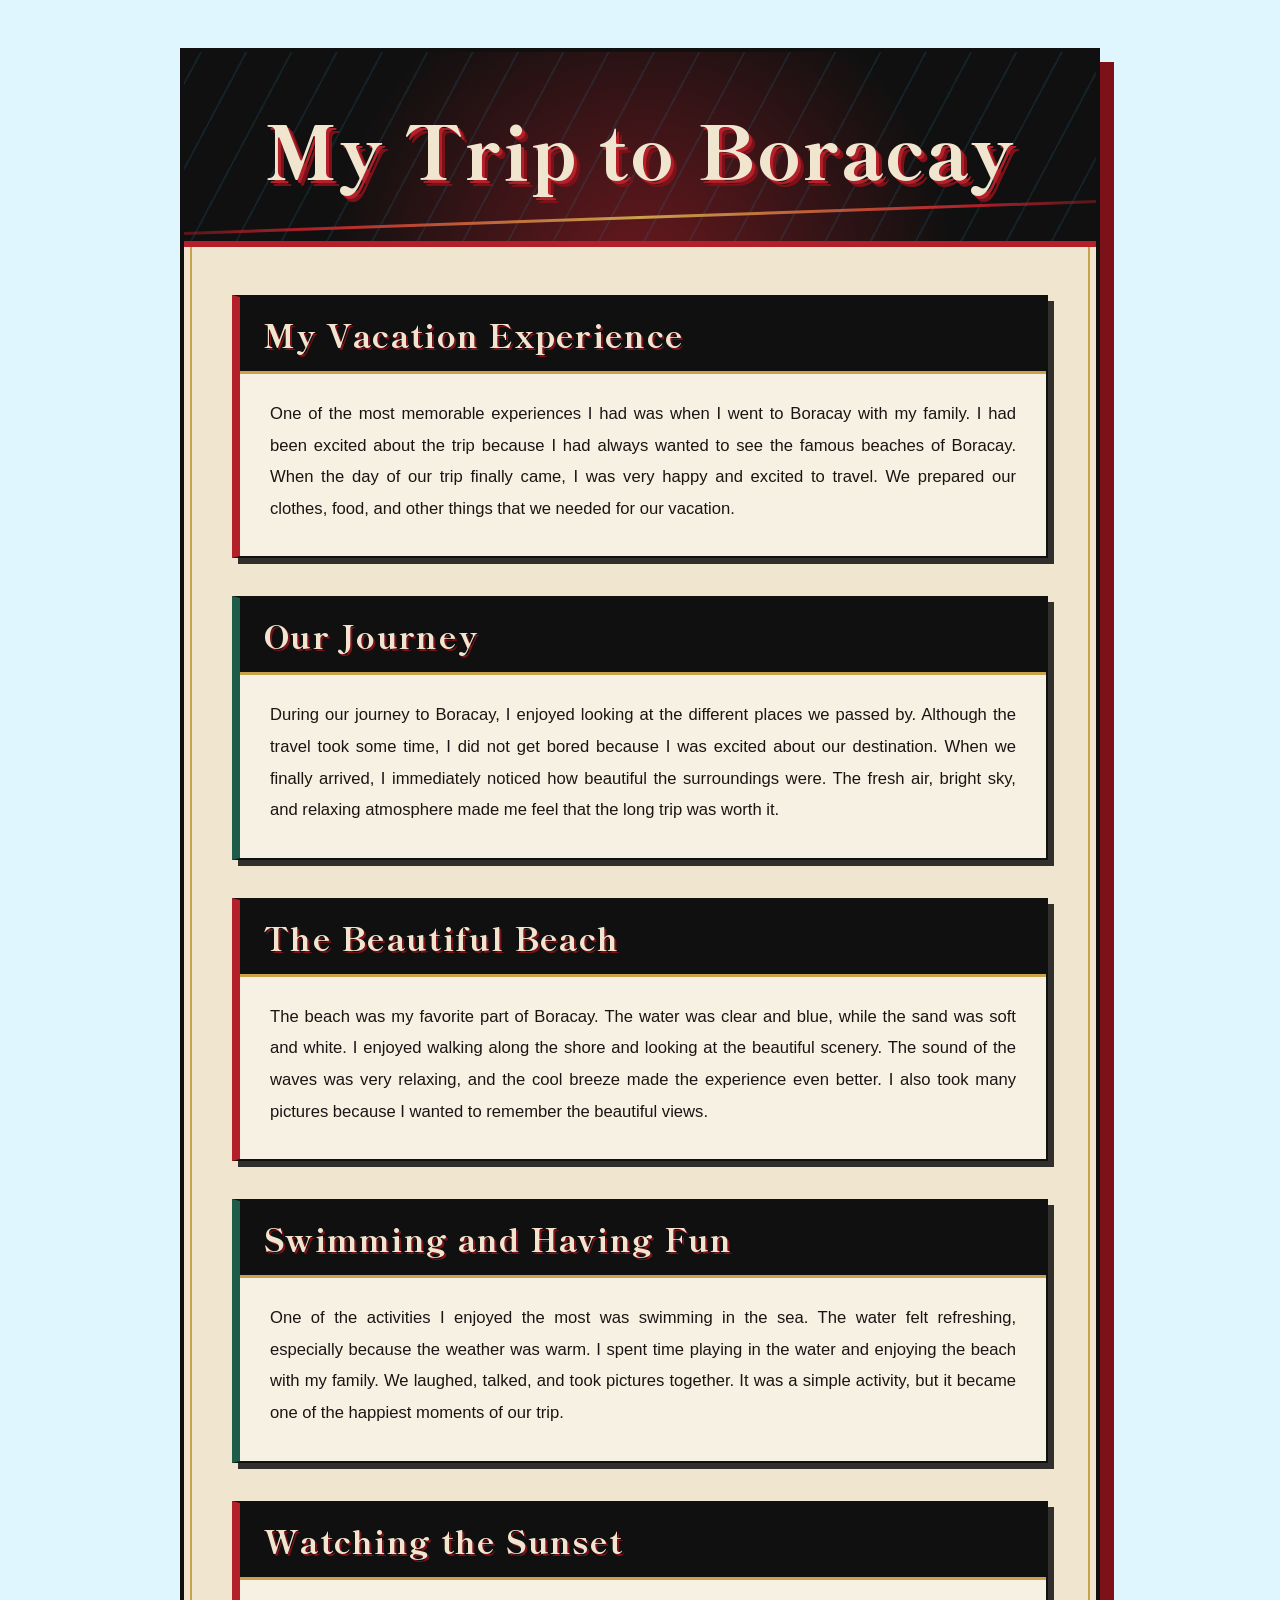
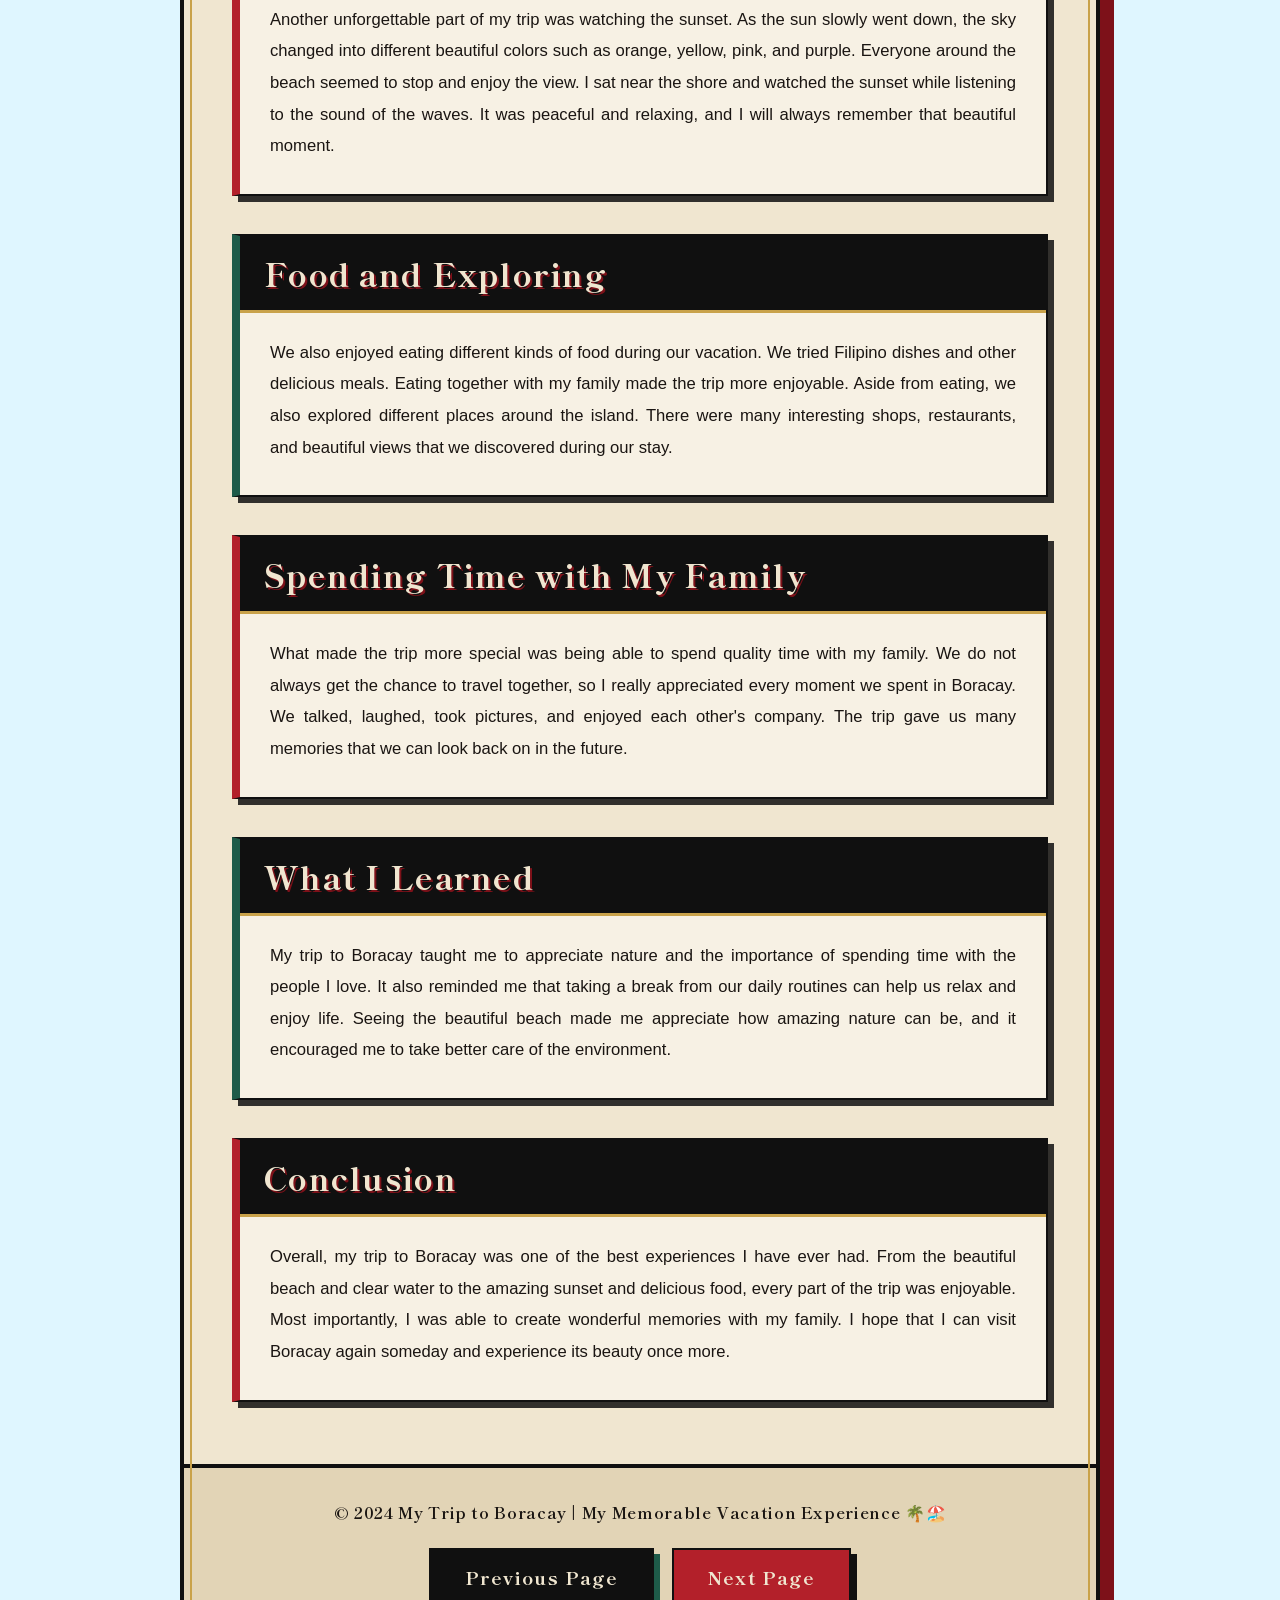
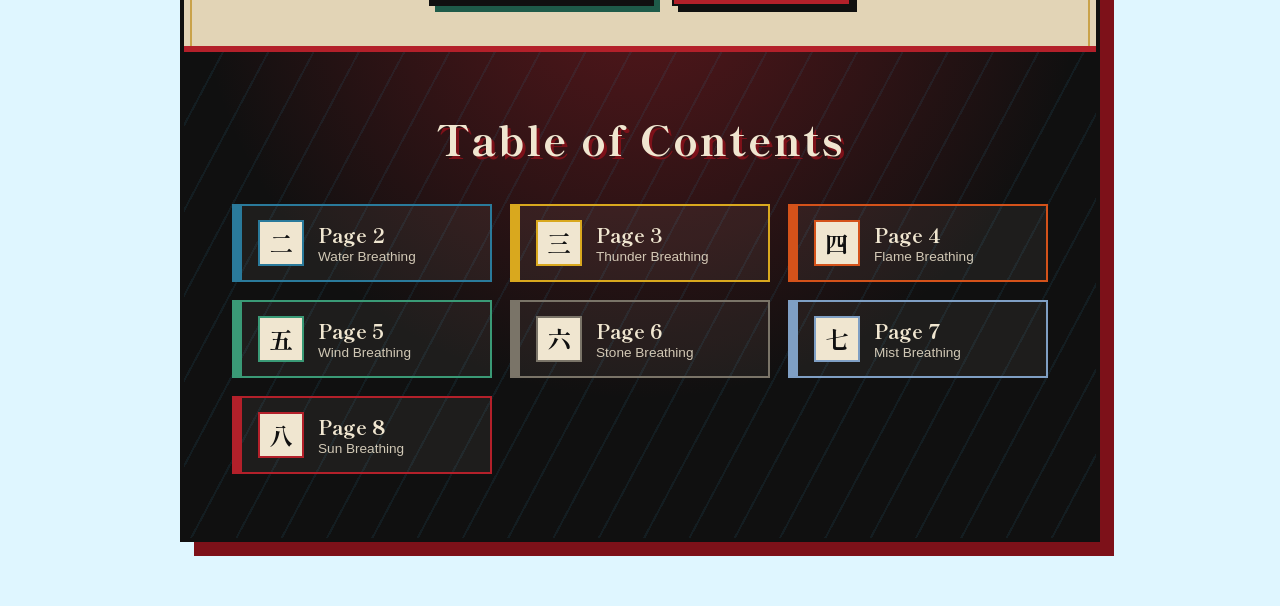
<file: page6.html>
<!DOCTYPE html>
<html lang="en">
<head>
  <meta charset="UTF-8">
  <meta name="viewport" content="width=device-width, initial-scale=1.0">
  <title>My Dream Travel Destination</title>
  <link rel="preconnect" href="https://fonts.googleapis.com">
  <link rel="preconnect" href="https://fonts.gstatic.com" crossorigin>
  <link href="https://fonts.googleapis.com/css2?family=Shippori+Mincho+B1:wght@500;700;800&family=Zen+Kaku+Gothic+New:wght@400;500;700&display=swap" rel="stylesheet">
  <style>
    :root {
      --haori-green: #1e5b49;
      --haori-black: #101010;
      --nichirin: #b3202a;
      --nichirin-deep: #7d1119;
      --paper: #f0e6d0;
      --paper-shade: #e2d4b6;
      --ink: #1a1512;
      --gold: #c9a24a;
      --water: #2a7a9b;
      --display: "Shippori Mincho B1", "Hiragino Mincho ProN", Georgia, serif;
      --body: "Zen Kaku Gothic New", "Noto Sans JP", "Segoe UI", sans-serif;
    }

    * {
      box-sizing: border-box;
      margin: 0;
      padding: 0;
    }

    html {
      scroll-behavior: smooth;
    }

    body {
      min-height: 100vh;
      padding: 48px 20px 64px;
      font-family: var(--body);
      color: var(--ink);
      background-color: #dff6ff;
      background-image: url("https://images.unsplash.com/photo-1507525428034-b723cf961d3e");
      background-repeat: no-repeat;
      background-attachment: fixed;
      background-size: cover;
      background-position: center;
    }

    .page {
      max-width: 920px;
      margin: 0 auto;
      background: var(--paper);
      border: 4px solid var(--haori-black);
      outline: 2px solid var(--gold);
      outline-offset: -12px;
      box-shadow: 14px 14px 0 var(--nichirin-deep);
      position: relative;
      overflow: hidden;
    }

    .banner {
      position: relative;
      padding: 56px 28px 52px;
      text-align: center;
      background: var(--haori-black);
      color: var(--paper);
      border-bottom: 6px solid var(--nichirin);
      overflow: hidden;
    }

    .banner::before {
      content: "";
      position: absolute;
      inset: 0;
      background:
        repeating-linear-gradient(
          -62deg,
          transparent 0 38px,
          rgba(42, 122, 155, 0.16) 38px 40px
        ),
        radial-gradient(circle at 50% 120%, rgba(179, 32, 42, 0.55), transparent 62%);
      pointer-events: none;
    }

    .banner::after {
      content: "";
      position: absolute;
      left: -10%;
      right: -10%;
      bottom: 22px;
      height: 3px;
      background: linear-gradient(90deg, transparent, var(--nichirin) 20%, var(--gold) 50%, var(--nichirin) 80%, transparent);
      transform: rotate(-2deg);
    }

    .banner h1 {
      position: relative;
      z-index: 1;
      font-family: var(--display);
      font-weight: 800;
      font-size: clamp(2.2rem, 8vw, 4.6rem);
      line-height: 1.1;
      letter-spacing: 0.03em;
      color: var(--paper);
      text-shadow:
        3px 3px 0 var(--nichirin),
        6px 6px 0 var(--nichirin-deep);
    }

    .content {
      padding: 48px 48px 24px;
    }

    .card {
      margin-bottom: 38px;
      padding: 28px 30px 12px;
      background: rgba(255, 255, 255, 0.42);
      border: 2px solid var(--haori-black);
      border-left: 8px solid var(--nichirin);
      box-shadow: 6px 6px 0 rgba(16, 16, 16, 0.85);
    }

    .card:nth-of-type(even) {
      border-left-color: var(--haori-green);
    }

    .card h2 {
      margin: -28px -30px 24px;
      padding: 14px 24px;
      font-family: var(--display);
      font-weight: 800;
      font-size: clamp(1.4rem, 4vw, 2rem);
      letter-spacing: 0.04em;
      color: var(--paper);
      background: var(--haori-black);
      border-bottom: 3px solid var(--gold);
      text-shadow: 2px 2px 0 var(--nichirin-deep);
    }

    .card p {
      margin-bottom: 20px;
      font-size: 1.04rem;
      font-weight: 400;
      line-height: 1.9;
      text-align: justify;
    }

    .footer {
      padding: 32px 48px 40px;
      text-align: center;
      background: var(--paper-shade);
      border-top: 4px solid var(--haori-black);
    }

    .footer-text {
      margin-bottom: 24px;
      font-family: var(--display);
      font-weight: 700;
      font-size: 1rem;
      letter-spacing: 0.04em;
    }

    .footer-buttons {
      display: flex;
      flex-wrap: wrap;
      gap: 18px;
      justify-content: center;
    }

    .btn {
      display: inline-block;
      padding: 14px 34px;
      font-family: var(--display);
      font-weight: 800;
      font-size: 1.15rem;
      letter-spacing: 0.06em;
      text-decoration: none;
      color: var(--paper);
      background: var(--haori-black);
      border: 2px solid var(--haori-black);
      box-shadow: 6px 6px 0 var(--haori-green);
      transition: background 0.2s ease, transform 0.2s ease, box-shadow 0.2s ease;
    }

    .btn.next {
      background: var(--nichirin);
      box-shadow: 6px 6px 0 var(--haori-black);
    }

    .btn:hover,
    .btn:focus-visible {
      background: var(--nichirin-deep);
      transform: translate(-2px, -2px);
      box-shadow: 8px 8px 0 var(--haori-black);
      outline: none;
    }

    .toc {
      position: relative;
      padding: 56px 48px 64px;
      background: var(--haori-black);
      border-top: 6px solid var(--nichirin);
      color: var(--paper);
      overflow: hidden;
    }

    .toc::before {
      content: "";
      position: absolute;
      inset: 0;
      background:
        repeating-linear-gradient(
          -62deg,
          transparent 0 38px,
          rgba(42, 122, 155, 0.12) 38px 40px
        ),
        radial-gradient(circle at 50% -20%, rgba(179, 32, 42, 0.45), transparent 60%);
      pointer-events: none;
    }

    .toc h2 {
      position: relative;
      z-index: 1;
      margin-bottom: 36px;
      text-align: center;
      font-family: var(--display);
      font-weight: 800;
      font-size: clamp(1.7rem, 5vw, 2.6rem);
      letter-spacing: 0.05em;
      text-shadow: 3px 3px 0 var(--nichirin-deep);
    }

    .toc-grid {
      position: relative;
      z-index: 1;
      display: grid;
      grid-template-columns: repeat(auto-fit, minmax(210px, 1fr));
      gap: 18px;
    }

    .toc-btn {
      --accent: var(--nichirin);
      display: flex;
      align-items: center;
      gap: 14px;
      padding: 14px 16px;
      text-decoration: none;
      color: var(--paper);
      background: rgba(240, 230, 208, 0.06);
      border: 2px solid var(--accent);
      border-left-width: 10px;
      transition: background 0.2s ease, transform 0.2s ease, box-shadow 0.2s ease;
    }

    .toc-btn:hover,
    .toc-btn:focus-visible {
      background: var(--accent);
      transform: translate(-3px, -3px);
      box-shadow: 5px 5px 0 var(--paper);
      outline: none;
    }

    .toc-kanji {
      flex: 0 0 auto;
      display: grid;
      place-items: center;
      width: 46px;
      height: 46px;
      font-family: var(--display);
      font-weight: 800;
      font-size: 1.5rem;
      color: var(--haori-black);
      background: var(--paper);
      border: 2px solid var(--accent);
    }

    .toc-text {
      display: flex;
      flex-direction: column;
      min-width: 0;
    }

    .toc-text strong {
      font-family: var(--display);
      font-weight: 800;
      font-size: 1.2rem;
    }

    .toc-text span {
      font-size: 0.85rem;
      opacity: 0.85;
    }

    .water { --accent: #2a7a9b; }
    .thunder { --accent: #d9a81e; }
    .flame { --accent: #d4521a; }
    .wind { --accent: #3a9a76; }
    .stone { --accent: #7a7468; }
    .mist { --accent: #7f9fc4; }
    .sun { --accent: #b3202a; }

    @media (max-width: 640px) {
      body {
        padding: 24px 12px 40px;
      }

      .content,
      .footer,
      .toc {
        padding-left: 18px;
        padding-right: 18px;
      }

      .card {
        padding: 22px 18px 8px;
      }

      .card h2 {
        margin: -22px -18px 20px;
        padding: 12px 18px;
      }

      .card p {
        text-align: left;
      }
    }

    @media (prefers-reduced-motion: reduce) {
      html {
        scroll-behavior: auto;
      }

      .btn,
      .toc-btn {
        transition: none;
      }
    }
  </style>
</head>

<body>

<div class="page">

  <header class="banner">
    <h1>My Trip to Boracay</h1>
  </header>

  <main class="content">

    <section class="card">
      <h2>My Vacation Experience</h2>

      <p>
        One of the most memorable experiences I had was when I went
        to Boracay with my family. I had been excited about the trip
        because I had always wanted to see the famous beaches of
        Boracay. When the day of our trip finally came, I was very
        happy and excited to travel. We prepared our clothes, food,
        and other things that we needed for our vacation.
      </p>
    </section>

    <section class="card">
      <h2>Our Journey</h2>

      <p>
        During our journey to Boracay, I enjoyed looking at the
        different places we passed by. Although the travel took some
        time, I did not get bored because I was excited about our
        destination. When we finally arrived, I immediately noticed
        how beautiful the surroundings were. The fresh air, bright
        sky, and relaxing atmosphere made me feel that the long trip
        was worth it.
      </p>
    </section>

    <section class="card">
      <h2>The Beautiful Beach</h2>

      <p>
        The beach was my favorite part of Boracay. The water was
        clear and blue, while the sand was soft and white. I enjoyed
        walking along the shore and looking at the beautiful scenery.
        The sound of the waves was very relaxing, and the cool breeze
        made the experience even better. I also took many pictures
        because I wanted to remember the beautiful views.
      </p>
    </section>

    <section class="card">
      <h2>Swimming and Having Fun</h2>

      <p>
        One of the activities I enjoyed the most was swimming in the
        sea. The water felt refreshing, especially because the
        weather was warm. I spent time playing in the water and
        enjoying the beach with my family. We laughed, talked, and
        took pictures together. It was a simple activity, but it
        became one of the happiest moments of our trip.
      </p>
    </section>

    <section class="card">
      <h2>Watching the Sunset</h2>

      <p>
        Another unforgettable part of my trip was watching the
        sunset. As the sun slowly went down, the sky changed into
        different beautiful colors such as orange, yellow, pink,
        and purple. Everyone around the beach seemed to stop and
        enjoy the view. I sat near the shore and watched the sunset
        while listening to the sound of the waves. It was peaceful
        and relaxing, and I will always remember that beautiful
        moment.
      </p>
    </section>

    <section class="card">
      <h2>Food and Exploring</h2>

      <p>
        We also enjoyed eating different kinds of food during our
        vacation. We tried Filipino dishes and other delicious
        meals. Eating together with my family made the trip more
        enjoyable. Aside from eating, we also explored different
        places around the island. There were many interesting shops,
        restaurants, and beautiful views that we discovered during
        our stay.
      </p>
    </section>

    <section class="card">
      <h2>Spending Time with My Family</h2>

      <p>
        What made the trip more special was being able to spend
        quality time with my family. We do not always get the chance
        to travel together, so I really appreciated every moment we
        spent in Boracay. We talked, laughed, took pictures, and
        enjoyed each other's company. The trip gave us many memories
        that we can look back on in the future.
      </p>
    </section>

    <section class="card">
      <h2>What I Learned</h2>

      <p>
        My trip to Boracay taught me to appreciate nature and the
        importance of spending time with the people I love. It also
        reminded me that taking a break from our daily routines can
        help us relax and enjoy life. Seeing the beautiful beach made
        me appreciate how amazing nature can be, and it encouraged me
        to take better care of the environment.
      </p>
    </section>

    <section class="card">
      <h2>Conclusion</h2>

      <p>
        Overall, my trip to Boracay was one of the best experiences
        I have ever had. From the beautiful beach and clear water to
        the amazing sunset and delicious food, every part of the trip
        was enjoyable. Most importantly, I was able to create
        wonderful memories with my family. I hope that I can visit
        Boracay again someday and experience its beauty once more.
      </p>
    </section>

  </main>

  <footer class="footer">
    <p class="footer-text">© 2024 My Trip to Boracay | My Memorable Vacation Experience 🌴🏖️</p>

    <div class="footer-buttons">
      <a class="btn" href="page5.html">Previous Page</a>
      <a class="btn next" href="page7.html">Next Page</a>
    </div>
  </footer>

  <nav class="toc" aria-labelledby="toc-title">
    <h2 id="toc-title">Table of Contents</h2>

    <div class="toc-grid">
      <a class="toc-btn water" href="page2.html">
        <span class="toc-kanji">二</span>
        <span class="toc-text"><strong>Page 2</strong><span>Water Breathing</span></span>
      </a>
      <a class="toc-btn thunder" href="page3.html">
        <span class="toc-kanji">三</span>
        <span class="toc-text"><strong>Page 3</strong><span>Thunder Breathing</span></span>
      </a>
      <a class="toc-btn flame" href="page4.html">
        <span class="toc-kanji">四</span>
        <span class="toc-text"><strong>Page 4</strong><span>Flame Breathing</span></span>
      </a>
      <a class="toc-btn wind" href="page5.html">
        <span class="toc-kanji">五</span>
        <span class="toc-text"><strong>Page 5</strong><span>Wind Breathing</span></span>
      </a>
      <a class="toc-btn stone" href="page6.html">
        <span class="toc-kanji">六</span>
        <span class="toc-text"><strong>Page 6</strong><span>Stone Breathing</span></span>
      </a>
      <a class="toc-btn mist" href="page7.html">
        <span class="toc-kanji">七</span>
        <span class="toc-text"><strong>Page 7</strong><span>Mist Breathing</span></span>
      </a>
      <a class="toc-btn sun" href="page8.html">
        <span class="toc-kanji">八</span>
        <span class="toc-text"><strong>Page 8</strong><span>Sun Breathing</span></span>
      </a>
    </div>
  </nav>

</div>

</body>
</html>
</file>
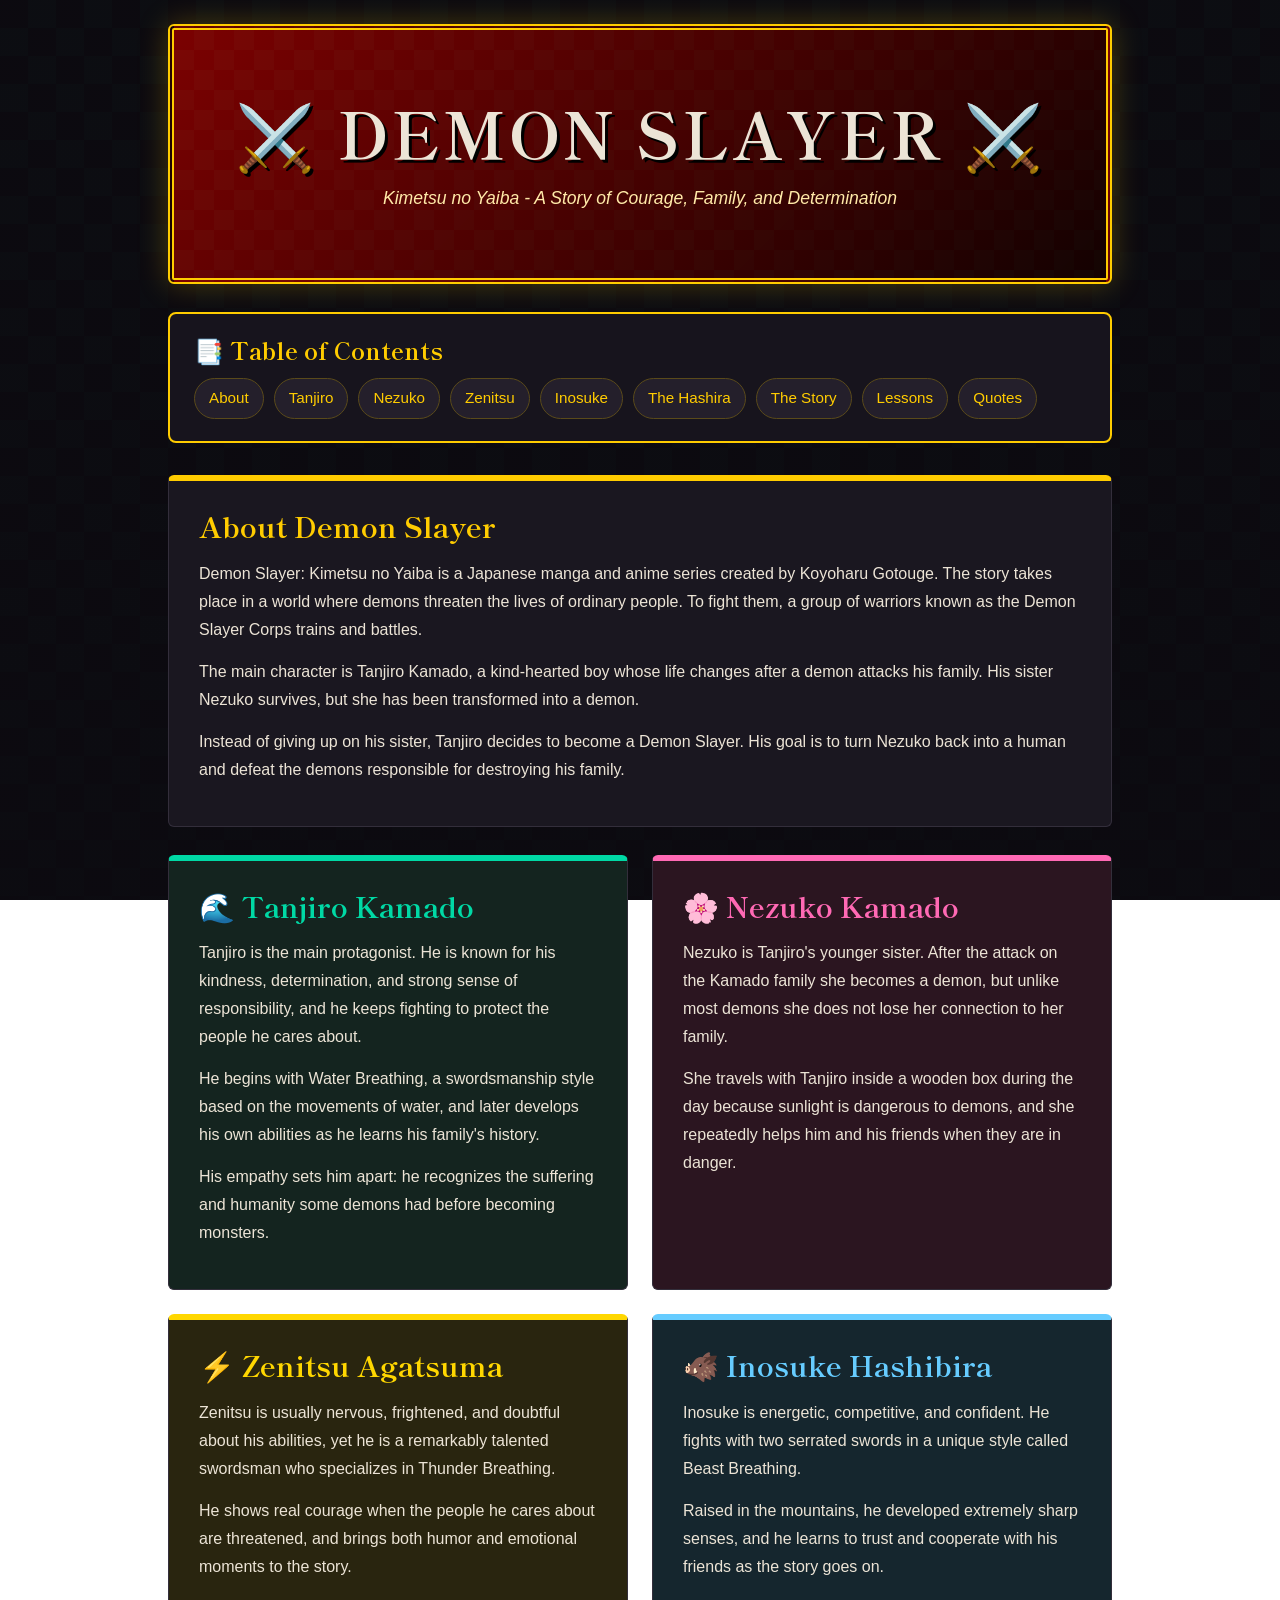
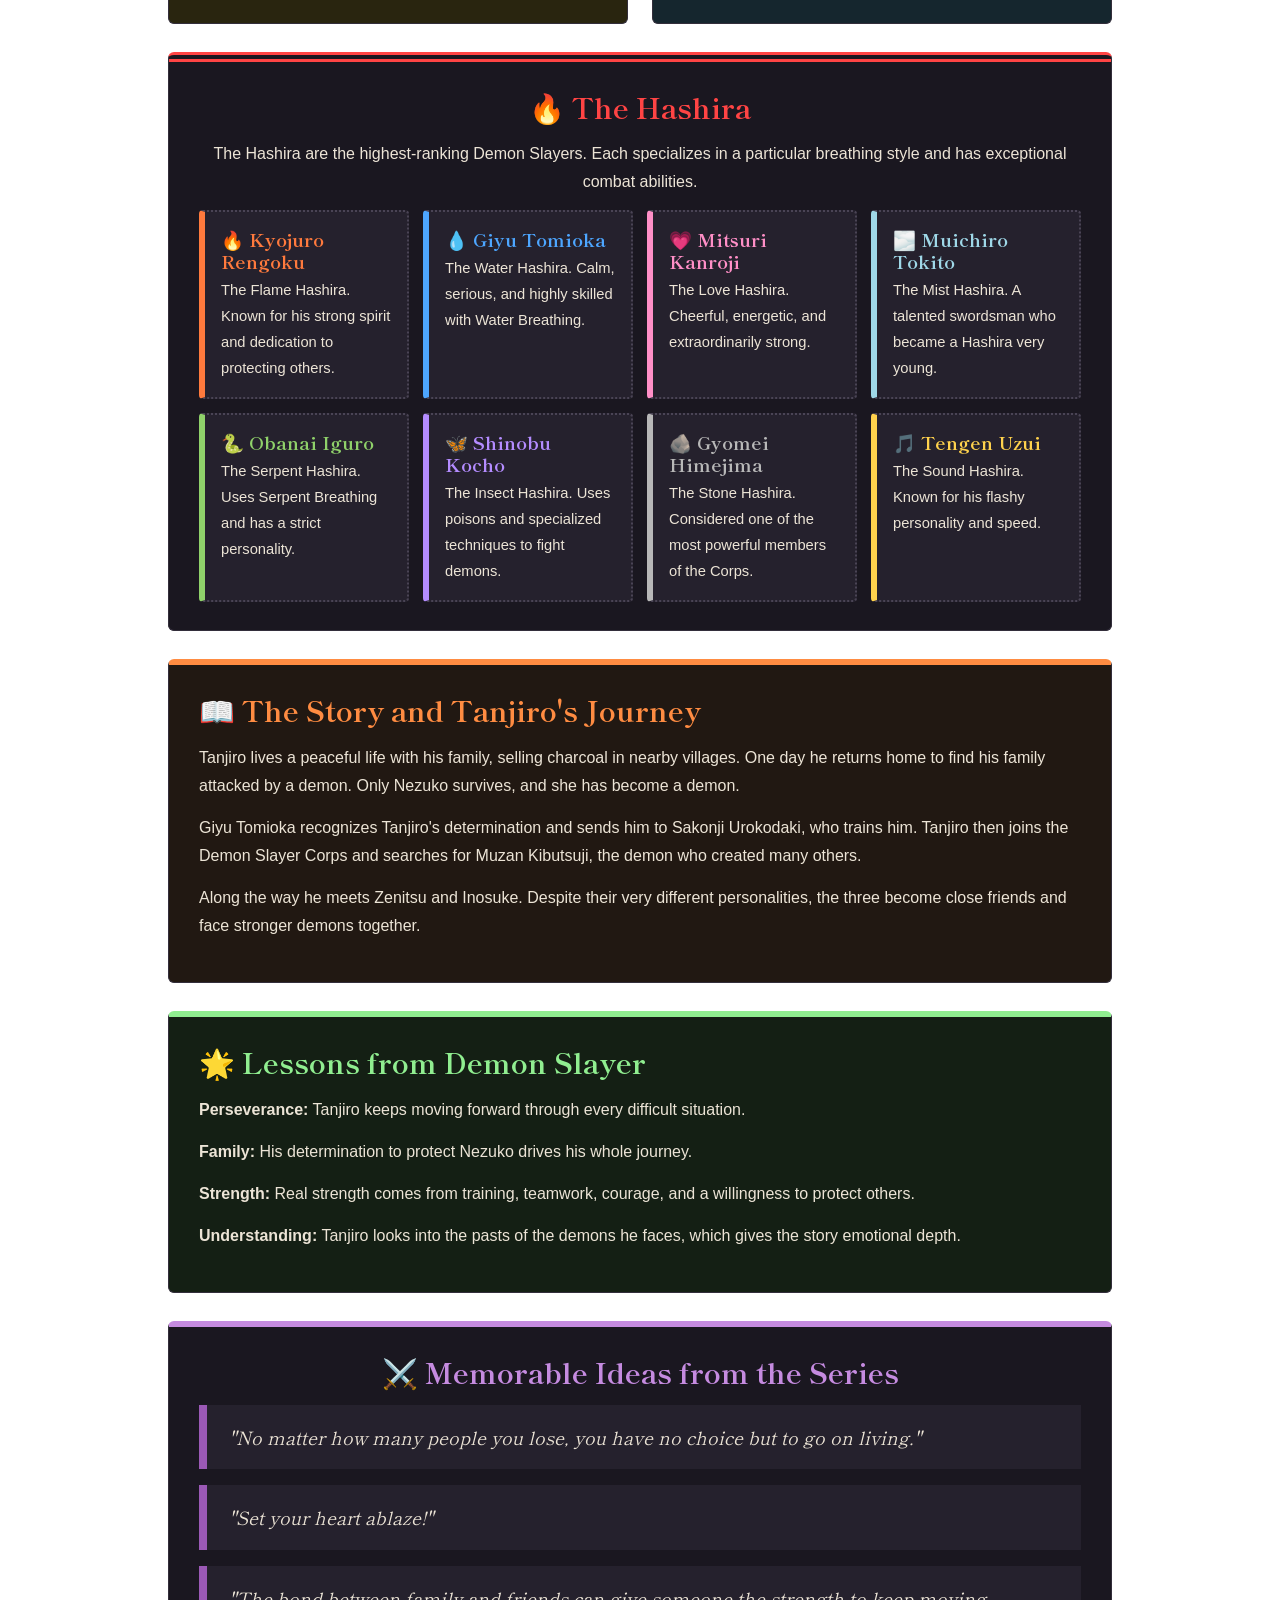
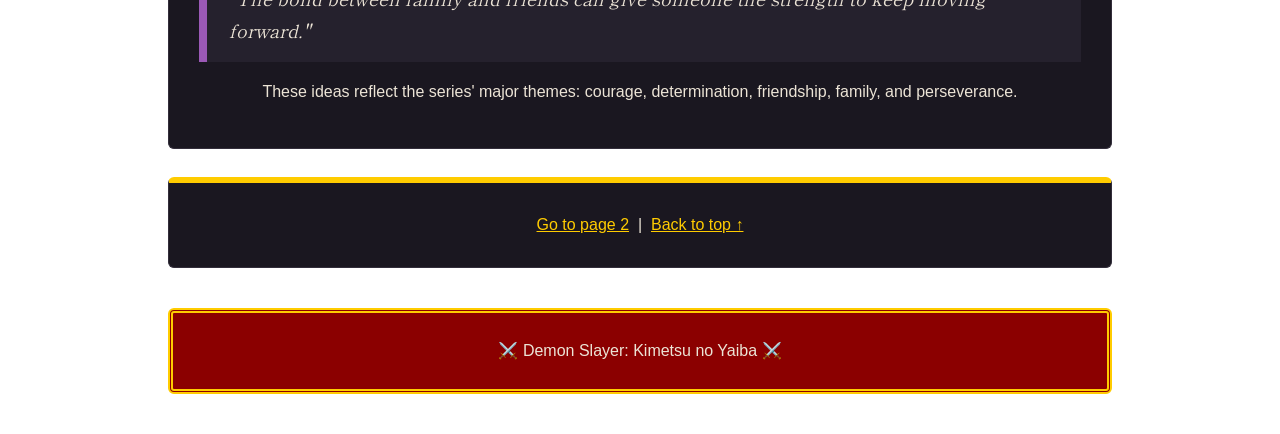
<file: page8.html>
<!DOCTYPE html>
<html lang="en">
<head>
    <meta charset="UTF-8">
    <meta name="viewport" content="width=device-width, initial-scale=1.0">
    <title>Demon Slayer - Kimetsu no Yaiba</title>

    <link rel="preconnect" href="https://fonts.googleapis.com">
    <link href="https://fonts.googleapis.com/css2?family=Shippori+Mincho:wght@600;800&family=Zen+Kaku+Gothic+New&display=swap" rel="stylesheet">

    <link rel="stylesheet" href="styles.css">

    <style>
        #about    { --accent: #ffcc00; }
        #tanjiro  { --accent: #00d9a5; background-color: #14241f; }
        #nezuko   { --accent: #ff69b4; background-color: #2b1520; }
        #zenitsu  { --accent: #ffd700; background-color: #29250f; }
        #inosuke  { --accent: #66ccff; background-color: #15262e; }
        #hashira  { --accent: #ff4444; border-top-style: double; border-top-width: 10px; }
        #story    { --accent: #ff8c42; background-color: #211812; }
        #lessons  { --accent: #90ee90; background-color: #141f14; }
        #quotes   { --accent: #c58be0; }
        #hashira h2, #quotes h2 { text-align: center; }

        .toc a { text-decoration: none; }
        .toc a:hover { background-color: #ffcc00; color: #111; }
    </style>
</head>

<body>
<div class="wrapper">

    <header class="site-header" id="top">
        <h1>⚔️ DEMON SLAYER ⚔️</h1>
        <p style="color: #ffe9a8; font-style: italic;">
            Kimetsu no Yaiba - A Story of Courage, Family, and Determination
        </p>
    </header>

    <nav class="toc" aria-label="Table of Contents">
        <h2>📑 Table of Contents</h2>
        <ul>
            <li><a href="#about">About</a></li>
            <li><a href="#tanjiro">Tanjiro</a></li>
            <li><a href="#nezuko">Nezuko</a></li>
            <li><a href="#zenitsu">Zenitsu</a></li>
            <li><a href="#inosuke">Inosuke</a></li>
            <li><a href="#hashira">The Hashira</a></li>
            <li><a href="#story">The Story</a></li>
            <li><a href="#lessons">Lessons</a></li>
            <li><a href="#quotes">Quotes</a></li>
        </ul>
    </nav>

    <main>

        <section class="panel" id="about">
            <h2>About Demon Slayer</h2>
            <p>
                Demon Slayer: Kimetsu no Yaiba is a Japanese manga and anime series
                created by Koyoharu Gotouge. The story takes place in a world where
                demons threaten the lives of ordinary people. To fight them, a group
                of warriors known as the Demon Slayer Corps trains and battles.
            </p>
            <p>
                The main character is Tanjiro Kamado, a kind-hearted boy whose life
                changes after a demon attacks his family. His sister Nezuko survives,
                but she has been transformed into a demon.
            </p>
            <p>
                Instead of giving up on his sister, Tanjiro decides to become a Demon
                Slayer. His goal is to turn Nezuko back into a human and defeat the
                demons responsible for destroying his family.
            </p>
        </section>

        <section class="character-grid" aria-label="Main characters">

            <article class="panel" id="tanjiro">
                <h2>🌊 Tanjiro Kamado</h2>
                <p>
                    Tanjiro is the main protagonist. He is known for his kindness,
                    determination, and strong sense of responsibility, and he keeps
                    fighting to protect the people he cares about.
                </p>
                <p>
                    He begins with Water Breathing, a swordsmanship style based on the
                    movements of water, and later develops his own abilities as he
                    learns his family's history.
                </p>
                <p>
                    His empathy sets him apart: he recognizes the suffering and
                    humanity some demons had before becoming monsters.
                </p>
            </article>

            <article class="panel" id="nezuko">
                <h2>🌸 Nezuko Kamado</h2>
                <p>
                    Nezuko is Tanjiro's younger sister. After the attack on the Kamado
                    family she becomes a demon, but unlike most demons she does not lose
                    her connection to her family.
                </p>
                <p>
                    She travels with Tanjiro inside a wooden box during the day because
                    sunlight is dangerous to demons, and she repeatedly helps him and
                    his friends when they are in danger.
                </p>
            </article>

            <article class="panel" id="zenitsu">
                <h2>⚡ Zenitsu Agatsuma</h2>
                <p>
                    Zenitsu is usually nervous, frightened, and doubtful about his
                    abilities, yet he is a remarkably talented swordsman who specializes
                    in Thunder Breathing.
                </p>
                <p>
                    He shows real courage when the people he cares about are
                    threatened, and brings both humor and emotional moments to the story.
                </p>
            </article>

            <article class="panel" id="inosuke">
                <h2>🐗 Inosuke Hashibira</h2>
                <p>
                    Inosuke is energetic, competitive, and confident. He fights with two
                    serrated swords in a unique style called Beast Breathing.
                </p>
                <p>
                    Raised in the mountains, he developed extremely sharp senses, and he
                    learns to trust and cooperate with his friends as the story goes on.
                </p>
            </article>

        </section>

        <section class="panel" id="hashira">
            <h2>🔥 The Hashira</h2>
            <p style="text-align: center;">
                The Hashira are the highest-ranking Demon Slayers. Each specializes in
                a particular breathing style and has exceptional combat abilities.
            </p>

            <div class="hashira-list">
                <div class="hashira-card" style="--accent: #ff7a3d;">
                    <h3>🔥 Kyojuro Rengoku</h3>
                    <p>The Flame Hashira. Known for his strong spirit and dedication to protecting others.</p>
                </div>
                <div class="hashira-card" style="--accent: #4da6ff;">
                    <h3>💧 Giyu Tomioka</h3>
                    <p>The Water Hashira. Calm, serious, and highly skilled with Water Breathing.</p>
                </div>
                <div class="hashira-card" style="--accent: #ff8fc7;">
                    <h3>💗 Mitsuri Kanroji</h3>
                    <p>The Love Hashira. Cheerful, energetic, and extraordinarily strong.</p>
                </div>
                <div class="hashira-card" style="--accent: #9fd8e8;">
                    <h3>🌫️ Muichiro Tokito</h3>
                    <p>The Mist Hashira. A talented swordsman who became a Hashira very young.</p>
                </div>
                <div class="hashira-card" style="--accent: #8fd16a;">
                    <h3>🐍 Obanai Iguro</h3>
                    <p>The Serpent Hashira. Uses Serpent Breathing and has a strict personality.</p>
                </div>
                <div class="hashira-card" style="--accent: #b48cff;">
                    <h3>🦋 Shinobu Kocho</h3>
                    <p>The Insect Hashira. Uses poisons and specialized techniques to fight demons.</p>
                </div>
                <div class="hashira-card" style="--accent: #b8b8b8;">
                    <h3>🪨 Gyomei Himejima</h3>
                    <p>The Stone Hashira. Considered one of the most powerful members of the Corps.</p>
                </div>
                <div class="hashira-card" style="--accent: #ffd24d;">
                    <h3>🎵 Tengen Uzui</h3>
                    <p>The Sound Hashira. Known for his flashy personality and speed.</p>
                </div>
            </div>
        </section>

        <section class="panel" id="story">
            <h2>📖 The Story and Tanjiro's Journey</h2>
            <p>
                Tanjiro lives a peaceful life with his family, selling charcoal in
                nearby villages. One day he returns home to find his family attacked by
                a demon. Only Nezuko survives, and she has become a demon.
            </p>
            <p>
                Giyu Tomioka recognizes Tanjiro's determination and sends him to
                Sakonji Urokodaki, who trains him. Tanjiro then joins the Demon Slayer
                Corps and searches for Muzan Kibutsuji, the demon who created many
                others.
            </p>
            <p>
                Along the way he meets Zenitsu and Inosuke. Despite their very
                different personalities, the three become close friends and face
                stronger demons together.
            </p>
        </section>

        <section class="panel" id="lessons">
            <h2>🌟 Lessons from Demon Slayer</h2>
            <p><strong>Perseverance:</strong> Tanjiro keeps moving forward through every difficult situation.</p>
            <p><strong>Family:</strong> His determination to protect Nezuko drives his whole journey.</p>
            <p><strong>Strength:</strong> Real strength comes from training, teamwork, courage, and a willingness to protect others.</p>
            <p><strong>Understanding:</strong> Tanjiro looks into the pasts of the demons he faces, which gives the story emotional depth.</p>
        </section>

        <section class="panel" id="quotes">
            <h2>⚔️ Memorable Ideas from the Series</h2>
            <blockquote class="quote">
                "No matter how many people you lose, you have no choice but to go on living."
            </blockquote>
            <blockquote class="quote">"Set your heart ablaze!"</blockquote>
            <blockquote class="quote">
                "The bond between family and friends can give someone the strength to keep moving forward."
            </blockquote>
            <p style="text-align: center;">
                These ideas reflect the series' major themes: courage, determination,
                friendship, family, and perseverance.
            </p>
        </section>

        <aside class="panel" style="--accent: #ffcc00; text-align: center;">
            <p style="margin: 0;"><a href="page4.html">Go to page 2</a> &nbsp;|&nbsp; <a href="#top">Back to top ↑</a></p>
        </aside>

    </main>

    <footer class="site-footer">
        <p>⚔️ Demon Slayer: Kimetsu no Yaiba ⚔️</p>
    </footer>

</div>
</body>
      </html>
</file>
<file: styles.css>
* { box-sizing: border-box; }

body {
    margin: 0;
    font-family: "Zen Kaku Gothic New", Arial, sans-serif;
    line-height: 1.75;
    color: #ece4d6;
    background:
        linear-gradient(rgba(12, 10, 16, 0.93), rgba(12, 10, 16, 0.97)),
        repeating-conic-gradient(#0e3b2c 0% 25%, #0a0a0a 0% 50%) 0 0 / 56px 56px;
    background-attachment: fixed;
}

h1, h2, h3 {
    font-family: "Shippori Mincho", Georgia, serif;
    line-height: 1.2;
}

a { color: #ffcc00; }
p { margin: 0 0 14px; }

.wrapper {
    max-width: 980px;
    margin: 0 auto;
    padding: 24px 18px 40px;
}

.site-header {
    text-align: center;
    margin: 0 0 28px;
    padding: 64px 24px;
    border: 6px double #ffcc00;
    border-radius: 6px;
    background:
        linear-gradient(135deg, rgba(139, 0, 0, 0.88), rgba(20, 0, 0, 0.92)),
        repeating-conic-gradient(#0e3b2c 0% 25%, #0a0a0a 0% 50%) 0 0 / 40px 40px;
    box-shadow: 0 0 30px rgba(255, 204, 0, 0.25);
}
.site-header h1 {
    margin: 0 0 12px;
    font-size: clamp(2.2rem, 7vw, 4rem);
    letter-spacing: 3px;
    text-shadow: 3px 3px 0 #000;
}
.site-header p { margin: 0; font-size: 1.1rem; }

.toc {
    margin: 0 0 32px;
    padding: 22px 24px;
    background-color: #17141d;
    border: 2px solid #ffcc00;
    border-radius: 8px;
}
.toc h2 { margin: 0 0 14px; color: #ffcc00; font-size: 1.5rem; }
.toc ul {
    list-style: none;
    margin: 0;
    padding: 0;
    display: flex;
    flex-wrap: wrap;
    gap: 10px;
}
.toc li a {
    display: block;
    padding: 6px 14px;
    border: 1px solid #5a4a1a;
    border-radius: 999px;
    background-color: #241f2b;
    font-size: 0.95rem;
}

.panel {
    --accent: #8b0000;
    margin: 0 0 28px;
    padding: 28px 30px;
    background-color: #1a1720;
    border: 1px solid #332e3b;
    border-top: 6px solid var(--accent);
    border-radius: 6px;
}
.panel h2 {
    margin: 0 0 16px;
    font-size: 1.8rem;
    color: var(--accent);
}

.character-grid {
    display: grid;
    grid-template-columns: repeat(2, 1fr);
    gap: 24px;
    margin-bottom: 28px;
}
.character-grid .panel { margin: 0; }

.hashira-list {
    display: grid;
    grid-template-columns: repeat(auto-fit, minmax(200px, 1fr));
    gap: 14px;
}
.hashira-card {
    --accent: #aaaaaa;
    padding: 16px;
    background-color: #25212d;
    border: 2px dotted #4a4455;
    border-left: 6px solid var(--accent);
    border-radius: 4px;
}
.hashira-card h3 { margin: 0 0 6px; color: var(--accent); font-size: 1.15rem; }
.hashira-card p { margin: 0; font-size: 0.92rem; }

.quote {
    margin: 16px 0;
    padding: 16px 22px;
    background-color: #25212d;
    border-left: 8px solid #9b59b6;
    font-family: "Shippori Mincho", Georgia, serif;
    font-size: 1.15rem;
    font-style: italic;
}

.site-footer {
    margin-top: 40px;
    padding: 24px;
    text-align: center;
    background-color: #8b0000;
    border: 5px double #ffcc00;
    border-radius: 6px;
}
.site-footer p { margin: 0; }

@media (max-width: 700px) {
    .character-grid { grid-template-columns: 1fr; }
    .panel { padding: 22px 20px; }
}
</file>
